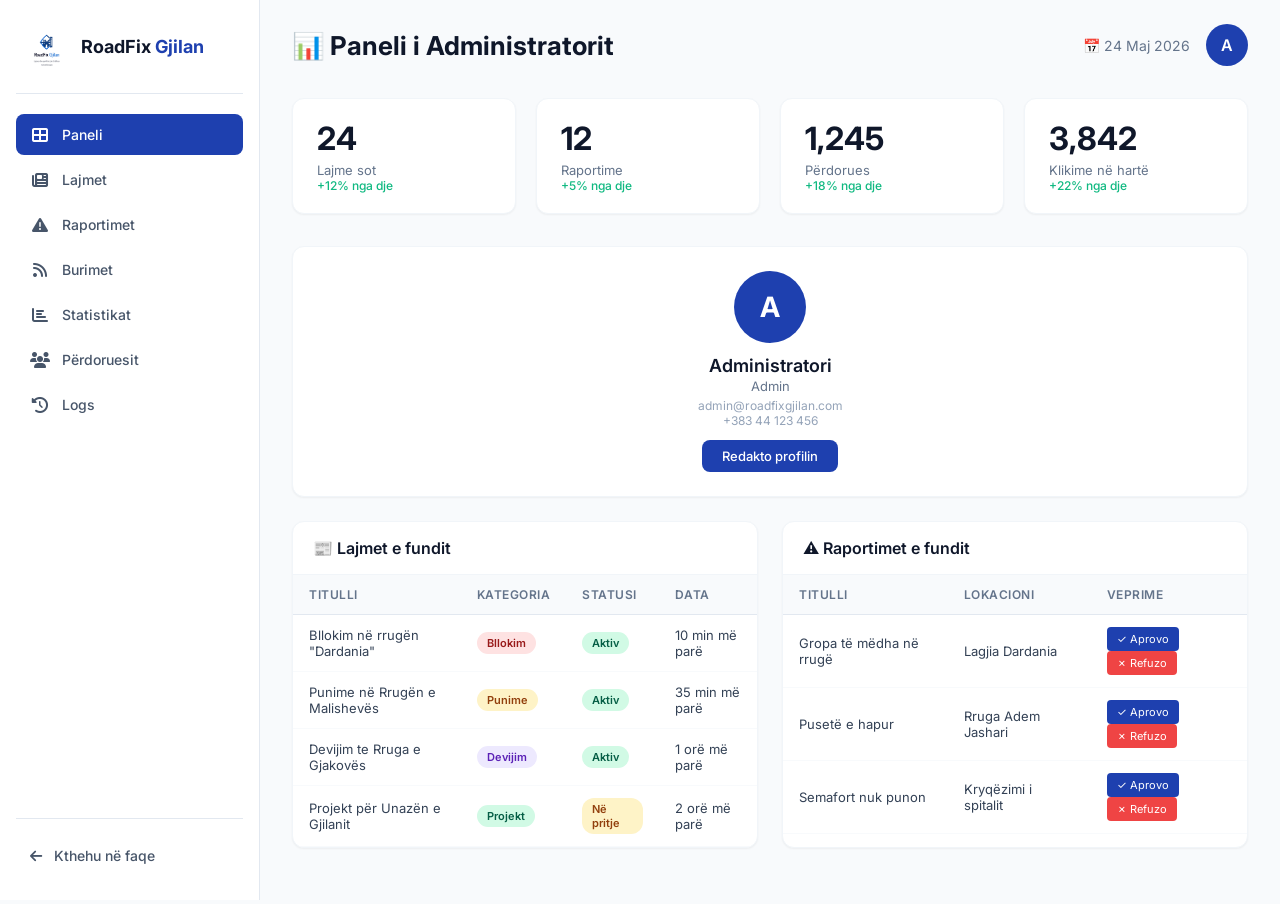
<file: admin.html>
<!DOCTYPE html>
<html lang="sq">
<head>
    <meta charset="UTF-8">
    <meta name="viewport" content="width=device-width, initial-scale=1.0">
    <title>Admin Panel - RoadFix Gjilan</title>
    <link rel="stylesheet" href="https://cdnjs.cloudflare.com/ajax/libs/font-awesome/6.5.1/css/all.min.css">
    <link href="https://fonts.googleapis.com/css2?family=Inter:wght@300;400;500;600;700;800&display=swap" rel="stylesheet">
    <style>
        :root {
            --primary: #1e40af;
            --primary-light: #3b82f6;
            --primary-dark: #1e3a8a;
            --success: #10b981;
            --warning: #f59e0b;
            --danger: #ef4444;
            --gray-50: #f8fafc;
            --gray-100: #f1f5f9;
            --gray-200: #e2e8f0;
            --gray-300: #cbd5e1;
            --gray-400: #94a3b8;
            --gray-500: #64748b;
            --gray-600: #475569;
            --gray-700: #334155;
            --gray-800: #1e293b;
            --gray-900: #0f172a;
            --white: #ffffff;
            --shadow-sm: 0 1px 2px rgba(0,0,0,0.05);
            --shadow-md: 0 4px 6px rgba(0,0,0,0.07);
            --shadow-lg: 0 10px 25px rgba(0,0,0,0.1);
            --radius-md: 8px;
            --radius-lg: 12px;
            --radius-xl: 16px;
            --transition: all 0.3s ease;
        }

        * { margin: 0; padding: 0; box-sizing: border-box; }

        body {
            font-family: 'Inter', sans-serif;
            background: var(--gray-50);
            color: var(--gray-800);
            display: flex;
            min-height: 100vh;
        }

        /* ===== SIDEBAR ===== */
        .sidebar {
            width: 260px;
            background: var(--white);
            border-right: 1px solid var(--gray-200);
            padding: 24px 16px;
            display: flex;
            flex-direction: column;
            position: fixed;
            top: 0; left: 0; bottom: 0;
            z-index: 100;
            transition: transform 0.3s ease;
        }

        .sidebar-logo {
            display: flex;
            align-items: center;
            gap: 12px;
            padding: 0 8px 24px;
            border-bottom: 1px solid var(--gray-200);
            margin-bottom: 20px;
        }

        .sidebar-logo img { width: 45px; height: 45px; border-radius: 8px; }
        .sidebar-logo h2 { font-size: 18px; font-weight: 700; color: var(--gray-900); }
        .sidebar-logo span { color: var(--primary); }

        .sidebar-nav { flex: 1; display: flex; flex-direction: column; gap: 4px; }

        .sidebar-nav a {
            display: flex; align-items: center; gap: 12px;
            padding: 12px 14px; border-radius: var(--radius-md);
            color: var(--gray-600); font-size: 14px; font-weight: 500;
            text-decoration: none; transition: var(--transition); cursor: pointer;
        }

        .sidebar-nav a:hover { background: var(--gray-100); color: var(--gray-900); }
        .sidebar-nav a.active { background: var(--primary); color: var(--white); }
        .sidebar-nav a i { width: 20px; text-align: center; font-size: 16px; }

        .sidebar-footer { border-top: 1px solid var(--gray-200); padding-top: 16px; }

        /* ===== HAMBURGER ===== */
        .hamburger {
            display: none; position: fixed; top: 16px; left: 16px;
            z-index: 200; background: var(--primary); color: var(--white);
            border: none; width: 40px; height: 40px; border-radius: 8px;
            font-size: 20px; cursor: pointer;
        }

        /* ===== MAIN CONTENT ===== */
        .main-content {
            flex: 1; margin-left: 260px; padding: 24px 32px;
            transition: margin-left 0.3s ease;
        }

        /* ===== TOP BAR ===== */
        .topbar {
            display: flex; align-items: center; justify-content: space-between;
            margin-bottom: 32px; flex-wrap: wrap; gap: 12px;
        }

        .topbar h1 { font-size: 26px; font-weight: 700; color: var(--gray-900); }
        .topbar-actions { display: flex; align-items: center; gap: 16px; }
        .topbar-date { color: var(--gray-500); font-size: 14px; }
        .topbar-avatar {
            width: 42px; height: 42px; border-radius: 50%;
            background: var(--primary); color: var(--white);
            display: flex; align-items: center; justify-content: center;
            font-weight: 600; font-size: 16px; cursor: pointer;
        }

        /* ===== STATS ===== */
        .stats-grid { display: grid; grid-template-columns: repeat(4, 1fr); gap: 20px; margin-bottom: 32px; }
        .stat-card {
            background: var(--white); border-radius: var(--radius-lg);
            padding: 20px 24px; box-shadow: var(--shadow-sm); border: 1px solid var(--gray-100);
        }
        .stat-card .stat-number { font-size: 32px; font-weight: 700; color: var(--gray-900); margin-bottom: 4px; }
        .stat-card .stat-label { font-size: 13px; color: var(--gray-500); }
        .stat-change.up { color: var(--success); font-size: 12px; font-weight: 500; }

        /* ===== SECTION CARD ===== */
        .section-card {
            background: var(--white); border-radius: var(--radius-lg);
            box-shadow: var(--shadow-sm); border: 1px solid var(--gray-100); overflow: hidden;
        }

        .section-header {
            display: flex; align-items: center; justify-content: space-between;
            padding: 16px 20px; border-bottom: 1px solid var(--gray-100);
        }
        .section-header h3 { font-size: 16px; font-weight: 600; color: var(--gray-900); }

        /* ===== TABELA ===== */
        .table-responsive { overflow-x: auto; }
        table { width: 100%; border-collapse: collapse; }
        th {
            text-align: left; padding: 12px 16px; font-size: 12px; font-weight: 600;
            color: var(--gray-500); text-transform: uppercase; letter-spacing: 0.5px;
            background: var(--gray-50); border-bottom: 1px solid var(--gray-200);
        }
        td {
            padding: 12px 16px; font-size: 13px; color: var(--gray-700);
            border-bottom: 1px solid var(--gray-50);
        }
        tr:hover td { background: var(--gray-50); }

        .badge {
            padding: 4px 10px; border-radius: 12px; font-size: 11px; font-weight: 600;
            display: inline-block;
        }
        .badge-bllokim { background: #fee2e2; color: #991b1b; }
        .badge-punime { background: #fef3c7; color: #92400e; }
        .badge-devijim { background: #ede9fe; color: #5b21b6; }
        .badge-projekt { background: #d1fae5; color: #065f46; }
        .badge-success { background: #d1fae5; color: #065f46; }
        .badge-warning { background: #fef3c7; color: #92400e; }
        .badge-danger { background: #fee2e2; color: #991b1b; }
        .badge-info { background: #dbeafe; color: #1e40af; }

        .btn-sm {
            padding: 5px 10px; border: none; border-radius: 4px;
            font-size: 11px; cursor: pointer; font-family: 'Inter', sans-serif;
        }
        .btn-edit { background: var(--primary); color: var(--white); }
        .btn-delete { background: var(--danger); color: var(--white); }
        .btn-view { background: var(--gray-200); color: var(--gray-700); }

        .actions { display: flex; gap: 6px; }

        /* ===== PROFILE ===== */
        .profile-card {
            background: var(--white); border-radius: var(--radius-lg);
            box-shadow: var(--shadow-sm); border: 1px solid var(--gray-100);
            padding: 24px; text-align: center; margin-bottom: 24px;
        }
        .profile-avatar {
            width: 72px; height: 72px; border-radius: 50%;
            background: var(--primary); color: var(--white);
            display: flex; align-items: center; justify-content: center;
            font-size: 28px; font-weight: 700; margin: 0 auto 12px;
        }
        .profile-card h3 { font-size: 18px; font-weight: 600; color: var(--gray-900); margin-bottom: 2px; }
        .profile-card .role { font-size: 13px; color: var(--gray-500); margin-bottom: 4px; }
        .btn-edit-profile {
            padding: 8px 20px; background: var(--primary); color: var(--white);
            border: none; border-radius: 8px; font-size: 13px; font-weight: 500;
            cursor: pointer; font-family: 'Inter', sans-serif; margin-top: 12px;
        }

        /* ===== CONTENT GRID ===== */
        .content-grid { display: grid; grid-template-columns: 1fr 1fr; gap: 24px; margin-bottom: 32px; }
        .full-width { grid-column: 1 / -1; }

        /* ===== STATS BOX ===== */
        .stats-box {
            display: grid; grid-template-columns: repeat(2, 1fr); gap: 16px; padding: 20px;
        }
        .stats-box-item { text-align: center; padding: 16px; background: var(--gray-50); border-radius: var(--radius-md); }
        .stats-box-item .big { font-size: 24px; font-weight: 700; color: var(--primary); }
        .stats-box-item .label { font-size: 12px; color: var(--gray-500); }

        /* ===== PAGE SECTIONS ===== */
        .page-section { display: none; }
        .page-section.active { display: block; }

        /* ===== RESPONSIVE ===== */
        @media (max-width: 1024px) {
            .stats-grid { grid-template-columns: repeat(2, 1fr); }
            .content-grid { grid-template-columns: 1fr; }
        }

        @media (max-width: 768px) {
            .hamburger { display: flex; align-items: center; justify-content: center; }
            .sidebar { transform: translateX(-100%); }
            .sidebar.open { transform: translateX(0); }
            .main-content { margin-left: 0; padding: 16px; }
            .stats-grid { grid-template-columns: 1fr 1fr; gap: 10px; }
            .stat-card { padding: 14px 16px; }
            .stat-card .stat-number { font-size: 22px; }
            .topbar h1 { font-size: 20px; }
        }

        @media (max-width: 480px) {
            .stats-grid { grid-template-columns: 1fr; }
            .topbar { flex-direction: column; align-items: flex-start; }
            th, td { padding: 8px 10px; font-size: 11px; }
        }

        /* Overlay për mobile */
        .sidebar-overlay {
            display: none; position: fixed; inset: 0;
            background: rgba(0,0,0,0.5); z-index: 99;
        }
        .sidebar-overlay.active { display: block; }
    </style>
</head>
<body>

    <!-- Hamburger -->
    <button class="hamburger" onclick="toggleSidebar()">☰</button>
    <div class="sidebar-overlay" id="sidebarOverlay" onclick="toggleSidebar()"></div>

    <!-- ============ SIDEBAR ============ -->
    <aside class="sidebar" id="sidebar">
        <div class="sidebar-logo">
            <img src="logoroadfixgjilan2.png" alt="RoadFix Gjilan">
            <h2>RoadFix <span>Gjilan</span></h2>
        </div>

        <nav class="sidebar-nav">
            <a href="#" class="active" data-page="dashboard" onclick="showPage('dashboard', this)">
                <i class="fas fa-th-large"></i> Paneli
            </a>
            <a href="#" data-page="lajmet" onclick="showPage('lajmet', this)">
                <i class="fas fa-newspaper"></i> Lajmet
            </a>
            <a href="#" data-page="raportimet" onclick="showPage('raportimet', this)">
                <i class="fas fa-exclamation-triangle"></i> Raportimet
            </a>
            <a href="#" data-page="burimet" onclick="showPage('burimet', this)">
                <i class="fas fa-rss"></i> Burimet
            </a>
            <a href="#" data-page="statistikat" onclick="showPage('statistikat', this)">
                <i class="fas fa-chart-bar"></i> Statistikat
            </a>
            <a href="#" data-page="perdoruesit" onclick="showPage('perdoruesit', this)">
                <i class="fas fa-users"></i> Përdoruesit
            </a>
            <a href="#" data-page="logs" onclick="showPage('logs', this)">
                <i class="fas fa-history"></i> Logs
            </a>
        </nav>

        <div class="sidebar-footer">
            <a href="index.html" style="display:flex;align-items:center;gap:12px;padding:12px 14px;border-radius:8px;color:var(--gray-600);font-size:14px;font-weight:500;text-decoration:none;">
                <i class="fas fa-arrow-left"></i> Kthehu në faqe
            </a>
        </div>
    </aside>

    <!-- ============ MAIN CONTENT ============ -->
    <main class="main-content" id="mainContent">
        <!-- Përmbajtja ndryshon në varësi të faqes -->
    </main>

    <script>
        // Toggle sidebar për mobile
        function toggleSidebar() {
            document.getElementById('sidebar').classList.toggle('open');
            document.getElementById('sidebarOverlay').classList.toggle('active');
        }

        // Mbyll sidebar kur klikon një link në mobile
        function closeSidebarOnMobile() {
            if (window.innerWidth <= 768) {
                document.getElementById('sidebar').classList.remove('open');
                document.getElementById('sidebarOverlay').classList.remove('active');
            }
        }

        // Shfaq faqen e zgjedhur
        function showPage(page, linkElement) {
            // Përditëso active state
            document.querySelectorAll('.sidebar-nav a').forEach(a => a.classList.remove('active'));
            if (linkElement) linkElement.classList.add('active');

            // Mbyll sidebar në mobile
            closeSidebarOnMobile();

            const main = document.getElementById('mainContent');

            switch(page) {
                case 'dashboard':
                    main.innerHTML = renderDashboard();
                    break;
                case 'lajmet':
                    main.innerHTML = renderLajmet();
                    break;
                case 'raportimet':
                    main.innerHTML = renderRaportimet();
                    break;
                case 'burimet':
                    main.innerHTML = renderBurimet();
                    break;
                case 'statistikat':
                    main.innerHTML = renderStatistikat();
                    break;
                case 'perdoruesit':
                    main.innerHTML = renderPerdoruesit();
                    break;
                case 'logs':
                    main.innerHTML = renderLogs();
                    break;
                default:
                    main.innerHTML = renderDashboard();
            }
        }

        // ============ RENDER FUNCTIONS ============

        function renderDashboard() {
            return `
                <div class="topbar">
                    <h1>📊 Paneli i Administratorit</h1>
                    <div class="topbar-actions">
                        <span class="topbar-date">📅 24 Maj 2026</span>
                        <div class="topbar-avatar">A</div>
                    </div>
                </div>

                <div class="stats-grid">
                    <div class="stat-card">
                        <div class="stat-number">24</div>
                        <div class="stat-label">Lajme sot</div>
                        <div class="stat-change up">+12% nga dje</div>
                    </div>
                    <div class="stat-card">
                        <div class="stat-number">12</div>
                        <div class="stat-label">Raportime</div>
                        <div class="stat-change up">+5% nga dje</div>
                    </div>
                    <div class="stat-card">
                        <div class="stat-number">1,245</div>
                        <div class="stat-label">Përdorues</div>
                        <div class="stat-change up">+18% nga dje</div>
                    </div>
                    <div class="stat-card">
                        <div class="stat-number">3,842</div>
                        <div class="stat-label">Klikime në hartë</div>
                        <div class="stat-change up">+22% nga dje</div>
                    </div>
                </div>

                <div class="profile-card">
                    <div class="profile-avatar">A</div>
                    <h3>Administratori</h3>
                    <p class="role">Admin</p>
                    <p style="font-size:12px;color:var(--gray-400);">admin@roadfixgjilan.com</p>
                    <p style="font-size:12px;color:var(--gray-400);">+383 44 123 456</p>
                    <button class="btn-edit-profile">Redakto profilin</button>
                </div>

                <div class="content-grid">
                    <div class="section-card">
                        <div class="section-header"><h3>📰 Lajmet e fundit</h3></div>
                        <div class="table-responsive">
                            <table>
                                <thead><tr><th>Titulli</th><th>Kategoria</th><th>Statusi</th><th>Data</th></tr></thead>
                                <tbody>
                                    <tr><td>Bllokim në rrugën "Dardania"</td><td><span class="badge badge-bllokim">Bllokim</span></td><td><span class="badge badge-success">Aktiv</span></td><td>10 min më parë</td></tr>
                                    <tr><td>Punime në Rrugën e Malishevës</td><td><span class="badge badge-punime">Punime</span></td><td><span class="badge badge-success">Aktiv</span></td><td>35 min më parë</td></tr>
                                    <tr><td>Devijim te Rruga e Gjakovës</td><td><span class="badge badge-devijim">Devijim</span></td><td><span class="badge badge-success">Aktiv</span></td><td>1 orë më parë</td></tr>
                                    <tr><td>Projekt për Unazën e Gjilanit</td><td><span class="badge badge-projekt">Projekt</span></td><td><span class="badge badge-warning">Në pritje</span></td><td>2 orë më parë</td></tr>
                                </tbody>
                            </table>
                        </div>
                    </div>

                    <div class="section-card">
                        <div class="section-header"><h3>⚠️ Raportimet e fundit</h3></div>
                        <div class="table-responsive">
                            <table>
                                <thead><tr><th>Titulli</th><th>Lokacioni</th><th>Veprime</th></tr></thead>
                                <tbody>
                                    <tr><td>Gropa të mëdha në rrugë</td><td>Lagjia Dardania</td><td><button class="btn-sm btn-edit">✓ Aprovo</button> <button class="btn-sm btn-delete">✗ Refuzo</button></td></tr>
                                    <tr><td>Pusetë e hapur</td><td>Rruga Adem Jashari</td><td><button class="btn-sm btn-edit">✓ Aprovo</button> <button class="btn-sm btn-delete">✗ Refuzo</button></td></tr>
                                    <tr><td>Semafort nuk punon</td><td>Kryqëzimi i spitalit</td><td><button class="btn-sm btn-edit">✓ Aprovo</button> <button class="btn-sm btn-delete">✗ Refuzo</button></td></tr>
                                </tbody>
                            </table>
                        </div>
                    </div>
                </div>
            `;
        }

        function renderLajmet() {
            return `
                <div class="topbar"><h1>📰 Menaxho Lajmet</h1><button class="btn-edit-profile" style="padding:10px 18px;"><i class="fas fa-plus"></i> Shto lajm të ri</button></div>
                <div class="section-card"><div class="section-header"><h3>Të gjitha lajmet (24)</h3></div>
                <div class="table-responsive"><table>
                    <thead><tr><th>ID</th><th>Titulli</th><th>Kategoria</th><th>Burimi</th><th>Data</th><th>Statusi</th><th>Veprime</th></tr></thead>
                    <tbody>
                        <tr><td>#1</td><td>Bllokim në rrugën "Dardania"</td><td><span class="badge badge-bllokim">Bllokim</span></td><td>RTV Gjilan</td><td>28 Prill 2026</td><td><span class="badge badge-success">Aktiv</span></td><td class="actions"><button class="btn-sm btn-view">👁</button><button class="btn-sm btn-edit">✏️</button><button class="btn-sm btn-delete">🗑</button></td></tr>
                        <tr><td>#2</td><td>Punime në Rrugën e Malishevës</td><td><span class="badge badge-punime">Punime</span></td><td>Komuna e Gjilanit</td><td>28 Prill 2026</td><td><span class="badge badge-success">Aktiv</span></td><td class="actions"><button class="btn-sm btn-view">👁</button><button class="btn-sm btn-edit">✏️</button><button class="btn-sm btn-delete">🗑</button></td></tr>
                        <tr><td>#3</td><td>Devijim te Rruga e Gjakovës</td><td><span class="badge badge-devijim">Devijim</span></td><td>Express</td><td>27 Prill 2026</td><td><span class="badge badge-success">Aktiv</span></td><td class="actions"><button class="btn-sm btn-view">👁</button><button class="btn-sm btn-edit">✏️</button><button class="btn-sm btn-delete">🗑</button></td></tr>
                        <tr><td>#4</td><td>Projekt për Unazën e Gjilanit</td><td><span class="badge badge-projekt">Projekt</span></td><td>KosovaPress</td><td>26 Prill 2026</td><td><span class="badge badge-warning">Në pritje</span></td><td class="actions"><button class="btn-sm btn-view">👁</button><button class="btn-sm btn-edit">✏️</button><button class="btn-sm btn-delete">🗑</button></td></tr>
                    </tbody>
                </table></div></div>
            `;
        }

        function renderRaportimet() {
            return `
                <div class="topbar"><h1>⚠️ Raportimet e qytetarëve</h1></div>
                <div class="section-card"><div class="section-header"><h3>Të gjitha raportimet (12)</h3></div>
                <div class="table-responsive"><table>
                    <thead><tr><th>ID</th><th>Titulli</th><th>Lokacioni</th><th>Data</th><th>Statusi</th><th>Veprime</th></tr></thead>
                    <tbody>
                        <tr><td>#1</td><td>Gropa të mëdha në rrugë</td><td>Lagjia Dardania</td><td>15 min më parë</td><td><span class="badge badge-warning">Në pritje</span></td><td class="actions"><button class="btn-sm btn-edit">✓ Aprovo</button><button class="btn-sm btn-delete">✗ Refuzo</button></td></tr>
                        <tr><td>#2</td><td>Pusetë e hapur</td><td>Rruga Adem Jashari</td><td>45 min më parë</td><td><span class="badge badge-warning">Në pritje</span></td><td class="actions"><button class="btn-sm btn-edit">✓ Aprovo</button><button class="btn-sm btn-delete">✗ Refuzo</button></td></tr>
                        <tr><td>#3</td><td>Semafort nuk punon</td><td>Kryqëzimi spitalit</td><td>1 orë më parë</td><td><span class="badge badge-success">Aprovuar</span></td><td class="actions"><span style="font-size:11px;color:var(--gray-400);">Trajtuar</span></td></tr>
                    </tbody>
                </table></div></div>
            `;
        }

        function renderBurimet() {
            return `
                <div class="topbar"><h1>📡 Burimet (Scraping)</h1><button class="btn-edit-profile" style="padding:10px 18px;"><i class="fas fa-plus"></i> Shto burim</button></div>
                <div class="section-card"><div class="section-header"><h3>Burimet e konfiguruara (5)</h3></div>
                <div class="table-responsive"><table>
                    <thead><tr><th>Emri</th><th>URL</th><th>Frekuenca</th><th>Statusi</th><th>Veprime</th></tr></thead>
                    <tbody>
                        <tr><td>RTV Gjilan</td><td>https://rtvgjilan.com</td><td>Çdo 15 min</td><td><span class="badge badge-success">Aktiv</span></td><td class="actions"><button class="btn-sm btn-edit">✏️</button><button class="btn-sm btn-delete">🗑</button></td></tr>
                        <tr><td>Komuna e Gjilanit</td><td>https://gjilan.rks-gov.net</td><td>Çdo 30 min</td><td><span class="badge badge-success">Aktiv</span></td><td class="actions"><button class="btn-sm btn-edit">✏️</button><button class="btn-sm btn-delete">🗑</button></td></tr>
                        <tr><td>KosovaPress</td><td>https://kosovapress.com</td><td>Çdo 1 orë</td><td><span class="badge badge-danger">Gabim</span></td><td class="actions"><button class="btn-sm btn-edit">✏️</button><button class="btn-sm btn-delete">🗑</button></td></tr>
                    </tbody>
                </table></div></div>
            `;
        }

        function renderStatistikat() {
            return `
                <div class="topbar"><h1>📊 Statistikat</h1></div>
                <div class="stats-grid">
                    <div class="stat-card"><div class="stat-number">1,245</div><div class="stat-label">Përdorues gjithsej</div></div>
                    <div class="stat-card"><div class="stat-number">856</div><div class="stat-label">Lajme të publikuara</div></div>
                    <div class="stat-card"><div class="stat-number">342</div><div class="stat-label">Raportime të pranuara</div></div>
                    <div class="stat-card"><div class="stat-number">45,678</div><div class="stat-label">Klikime në hartë</div></div>
                </div>
                <div class="section-card" style="margin-top:24px;"><div class="section-header"><h3>Aktiviteti mujor</h3></div>
                <div class="stats-box">
                    <div class="stats-box-item"><div class="big">4,500</div><div class="label">Lajme këtë muaj</div></div>
                    <div class="stats-box-item"><div class="big">280</div><div class="label">Raportime këtë muaj</div></div>
                    <div class="stats-box-item"><div class="big">150</div><div class="label">Përdorues të rinj</div></div>
                    <div class="stats-box-item"><div class="big">92%</div><div class="label">Kënaqshmëria</div></div>
                </div></div>
            `;
        }

        function renderPerdoruesit() {
            return `
                <div class="topbar"><h1>👥 Përdoruesit</h1></div>
                <div class="section-card"><div class="section-header"><h3>Të gjithë përdoruesit (1,245)</h3></div>
                <div class="table-responsive"><table>
                    <thead><tr><th>Emri</th><th>Email</th><th>Roli</th><th>Data e regjistrimit</th><th>Statusi</th><th>Veprime</th></tr></thead>
                    <tbody>
                        <tr><td>Admin</td><td>admin@roadfixgjilan.com</td><td><span class="badge badge-info">Admin</span></td><td>01 Jan 2026</td><td><span class="badge badge-success">Aktiv</span></td><td class="actions"><button class="btn-sm btn-edit">✏️</button><button class="btn-sm btn-delete">🗑</button></td></tr>
                        <tr><td>Filan Fisteku</td><td>filan@email.com</td><td><span class="badge badge-warning">Përdorues</span></td><td>15 Mars 2026</td><td><span class="badge badge-success">Aktiv</span></td><td class="actions"><button class="btn-sm btn-edit">✏️</button><button class="btn-sm btn-delete">🗑</button></td></tr>
                        <tr><td>Guest User</td><td>guest@email.com</td><td><span class="badge" style="background:#f1f5f9;color:#64748b;">Guest</span></td><td>20 Maj 2026</td><td><span class="badge badge-danger">Joaktiv</span></td><td class="actions"><button class="btn-sm btn-edit">✏️</button><button class="btn-sm btn-delete">🗑</button></td></tr>
                    </tbody>
                </table></div></div>
            `;
        }

        function renderLogs() {
            return `
                <div class="topbar"><h1>📜 Logs / Aktivitetet</h1></div>
                <div class="section-card"><div class="section-header"><h3>Historiku i veprimeve</h3></div>
                <div class="table-responsive"><table>
                    <thead><tr><th>Data</th><th>Përdoruesi</th><th>Veprimi</th><th>Detajet</th></tr></thead>
                    <tbody>
                        <tr><td>24 Maj 2026, 14:30</td><td>Admin</td><td><span class="badge badge-success">Publikim</span></td><td>Publikoi lajmin "Bllokim në rrugën Dardania"</td></tr>
                        <tr><td>24 Maj 2026, 13:15</td><td>Admin</td><td><span class="badge badge-info">Editim</span></td><td>Ndryshoi burimin "RTV Gjilan"</td></tr>
                        <tr><td>24 Maj 2026, 11:00</td><td>Admin</td><td><span class="badge badge-warning">Aprovim</span></td><td>Aprovoi raportimin "Pusetë e hapur"</td></tr>
                        <tr><td>24 Maj 2026, 09:45</td><td>Admin</td><td><span class="badge badge-danger">Fshirje</span></td><td>Fshiu lajmin e vjetër #45</td></tr>
                        <tr><td>23 Maj 2026, 16:20</td><td>Admin</td><td><span class="badge badge-info">Hyrje</span></td><td>U kyç në panelin e administratorit</td></tr>
                    </tbody>
                </table></div></div>
            `;
        }

        // Inicializo me dashboard
        document.addEventListener('DOMContentLoaded', function() {
            showPage('dashboard', document.querySelector('.sidebar-nav a[data-page="dashboard"]'));
        });

        // Mbyll sidebar kur klikon jashtë në mobile
        document.getElementById('sidebarOverlay').addEventListener('click', toggleSidebar);
    </script>

</body>
</html>
</file>
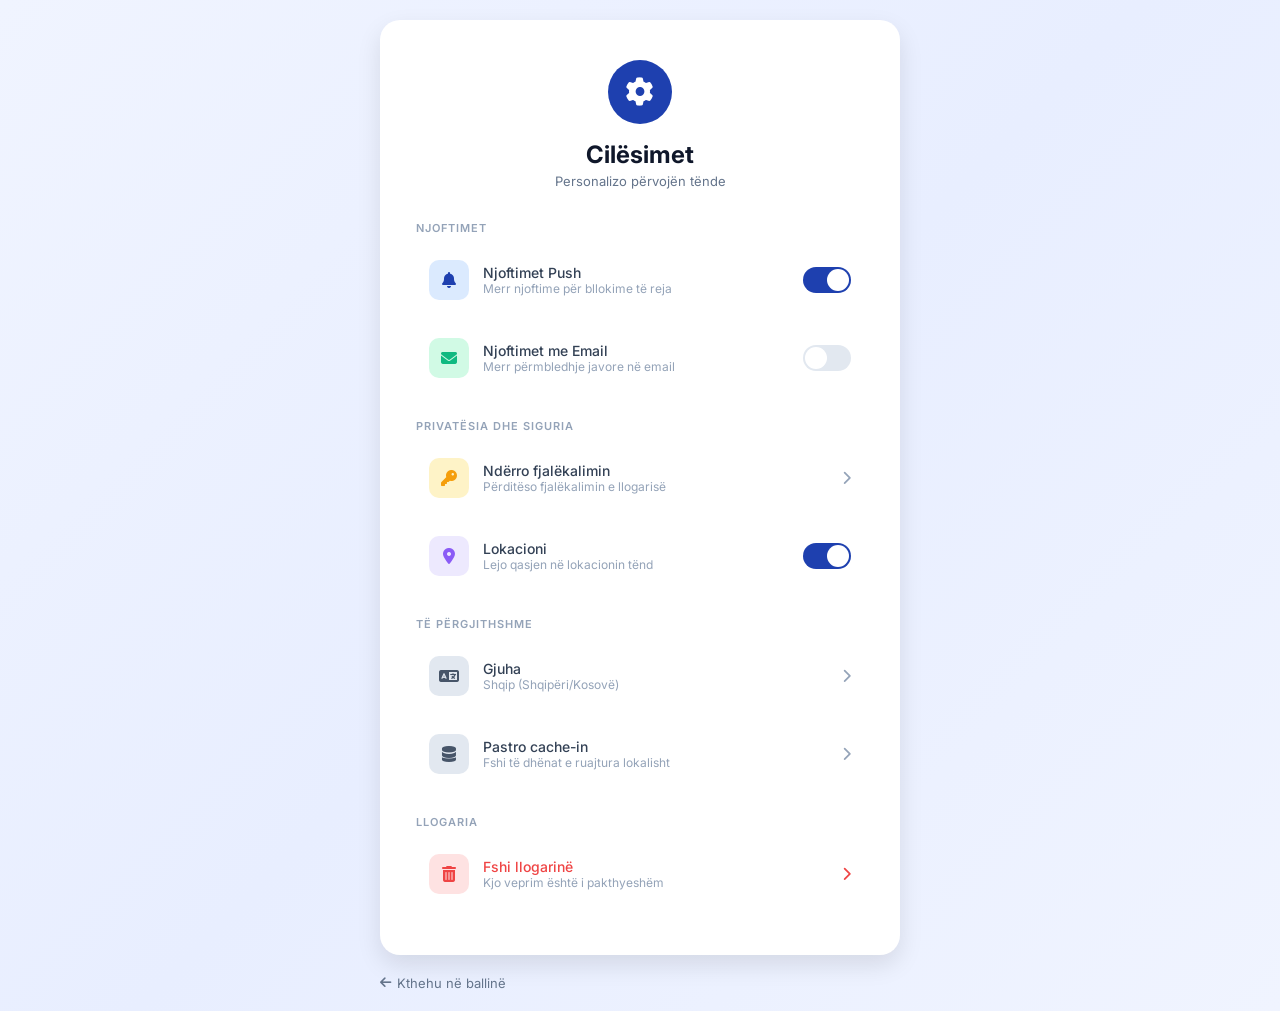
<file: cilësimet.html>
<!DOCTYPE html>
<html lang="sq">
<head>
    <meta charset="UTF-8">
    <meta name="viewport" content="width=device-width, initial-scale=1.0">
    <title>Cilësimet - RoadFix Gjilan</title>
    <link rel="stylesheet" href="https://cdnjs.cloudflare.com/ajax/libs/font-awesome/6.5.1/css/all.min.css">
    <link href="https://fonts.googleapis.com/css2?family=Inter:wght@300;400;500;600;700;800&display=swap" rel="stylesheet">
    <style>
        :root {
            --primary: #1e40af; --primary-dark: #1e3a8a; --danger: #ef4444;
            --danger-dark: #dc2626; --success: #10b981; --warning: #f59e0b;
            --gray-50: #f8fafc; --gray-100: #f1f5f9; --gray-200: #e2e8f0;
            --gray-400: #94a3b8; --gray-500: #64748b; --gray-600: #475569;
            --gray-700: #334155; --gray-800: #1e293b; --gray-900: #0f172a;
            --white: #ffffff; --radius-lg: 16px; --radius-md: 10px;
            --shadow-lg: 0 10px 25px rgba(0,0,0,0.1); --transition: all 0.3s ease;
        }
        * { margin: 0; padding: 0; box-sizing: border-box; }
        body {
            font-family: 'Inter', sans-serif;
            background: linear-gradient(135deg, #f0f4ff 0%, #e8eeff 50%, #f0f4ff 100%);
            min-height: 100vh; padding: 20px;
        }
        .settings-container { width: 100%; max-width: 520px; margin: 0 auto; }
        .settings-card {
            background: var(--white); border-radius: 20px; padding: 40px 32px;
            box-shadow: var(--shadow-lg); animation: slideUp 0.5s ease; margin-bottom: 16px;
        }
        @keyframes slideUp {
            from { opacity: 0; transform: translateY(30px); }
            to { opacity: 1; transform: translateY(0); }
        }

        .settings-header { text-align: center; margin-bottom: 32px; }
        .settings-icon {
            width: 64px; height: 64px; background: var(--primary);
            border-radius: 50%; display: flex; align-items: center;
            justify-content: center; font-size: 28px; color: var(--white);
            margin: 0 auto 16px;
        }
        .settings-header h2 { font-size: 24px; font-weight: 700; color: var(--gray-900); margin-bottom: 4px; }
        .settings-header .subtitle { font-size: 13px; color: var(--gray-500); }

        .section-title {
            font-size: 11px; font-weight: 600; color: var(--gray-400);
            text-transform: uppercase; letter-spacing: 1px; margin: 24px 0 8px;
            padding-left: 4px;
        }
        .section-title:first-of-type { margin-top: 0; }

        .setting-item {
            display: flex; align-items: center; justify-content: space-between;
            padding: 16px; border-radius: var(--radius-md); cursor: pointer;
            transition: var(--transition); border: 1px solid transparent;
            margin-bottom: 4px;
        }
        .setting-item:hover { background: var(--gray-50); border-color: var(--gray-100); }
        .setting-info { display: flex; align-items: center; gap: 14px; }
        .setting-icon-box {
            width: 40px; height: 40px; border-radius: 10px;
            display: flex; align-items: center; justify-content: center;
            font-size: 16px; flex-shrink: 0;
        }
        .icon-blue { background: #dbeafe; color: var(--primary); }
        .icon-green { background: #d1fae5; color: var(--success); }
        .icon-yellow { background: #fef3c7; color: var(--warning); }
        .icon-red { background: #fee2e2; color: var(--danger); }
        .icon-purple { background: #ede9fe; color: #8b5cf6; }
        .icon-gray { background: var(--gray-200); color: var(--gray-600); }

        .setting-text h4 { font-size: 14px; font-weight: 500; color: var(--gray-700); }
        .setting-text p { font-size: 12px; color: var(--gray-400); }
        .setting-arrow { color: var(--gray-400); font-size: 14px; flex-shrink: 0; }

        .toggle {
            width: 48px; height: 26px; background: var(--gray-200);
            border-radius: 13px; cursor: pointer; position: relative;
            transition: var(--transition); flex-shrink: 0;
        }
        .toggle.active { background: var(--primary); }
        .toggle::after {
            content: ''; position: absolute; width: 22px; height: 22px;
            background: var(--white); border-radius: 50%; top: 2px; left: 2px;
            transition: var(--transition);
        }
        .toggle.active::after { left: 24px; }

        .danger-item h4 { color: var(--danger) !important; }
        .danger-item .setting-icon-box { background: #fee2e2; color: var(--danger); }

        /* Modal */
        .modal-overlay {
            display: none; position: fixed; inset: 0;
            background: rgba(0,0,0,0.5); z-index: 1000;
            align-items: center; justify-content: center;
        }
        .modal-overlay.active { display: flex; }
        .modal-box {
            background: var(--white); border-radius: var(--radius-lg);
            padding: 32px 24px; max-width: 400px; width: 90%;
            box-shadow: var(--shadow-lg); text-align: center; animation: slideUp 0.3s ease;
        }
        .modal-box h3 { font-size: 20px; font-weight: 700; color: var(--gray-900); margin-bottom: 8px; }
        .modal-box p { font-size: 13px; color: var(--gray-500); margin-bottom: 20px; line-height: 1.5; }

        .input-group {
            position: relative; margin-bottom: 14px; text-align: left;
        }
        .input-group i {
            position: absolute; left: 14px; top: 50%; transform: translateY(-50%);
            color: var(--gray-400); font-size: 16px;
        }
        .input-group input {
            width: 100%; padding: 12px 14px 12px 42px;
            border: 2px solid var(--gray-200); border-radius: var(--radius-md);
            font-size: 14px; font-family: 'Inter', sans-serif; transition: var(--transition);
        }
        .input-group input:focus {
            outline: none; border-color: var(--primary); box-shadow: 0 0 0 3px rgba(30,64,175,0.1);
        }

        .btn {
            padding: 12px 20px; border: none; border-radius: var(--radius-md);
            font-size: 14px; font-weight: 600; cursor: pointer; font-family: 'Inter', sans-serif;
            transition: var(--transition); width: 100%;
        }
        .btn-primary { background: var(--primary); color: var(--white); }
        .btn-primary:hover { background: var(--primary-dark); }
        .btn-danger { background: var(--danger); color: var(--white); }
        .btn-danger:hover { background: var(--danger-dark); }
        .btn-outline {
            background: var(--white); color: var(--gray-600);
            border: 2px solid var(--gray-200); margin-top: 8px;
        }
        .btn-outline:hover { background: var(--gray-50); }

        .modal-buttons { display: flex; gap: 8px; margin-top: 16px; }

        .toast {
            position: fixed; top: 20px; left: 50%; transform: translateX(-50%);
            background: var(--gray-900); color: var(--white); padding: 12px 24px;
            border-radius: 8px; font-size: 14px; z-index: 2000;
            animation: slideDown 0.3s ease; box-shadow: var(--shadow-lg);
        }
        @keyframes slideDown {
            from { opacity: 0; transform: translateX(-50%) translateY(-20px); }
            to { opacity: 1; transform: translateX(-50%) translateY(0); }
        }
        .toast.success { background: var(--success); }
        .toast.error { background: var(--danger); }

        .back-link {
            display: inline-flex; align-items: center; gap: 6px;
            color: var(--gray-500); font-size: 13px; text-decoration: none;
            transition: var(--transition);
        }
        .back-link:hover { color: var(--primary); }

        .version-info {
            text-align: center; font-size: 11px; color: var(--gray-400); margin-top: 16px;
        }

        @media (max-width: 480px) {
            .settings-card { padding: 28px 18px; }
            .settings-header .settings-icon { width: 50px; height: 50px; font-size: 22px; }
            .settings-header h2 { font-size: 20px; }
        }
    </style>
</head>
<body>
    <div class="settings-container">
        <!-- Kartela kryesore -->
        <div class="settings-card">
            <div class="settings-header">
                <div class="settings-icon"><i class="fas fa-cog"></i></div>
                <h2>Cilësimet</h2>
                <p class="subtitle">Personalizo përvojën tënde</p>
            </div>

            <!-- SEKSIONI: Njoftimet -->
            <div class="section-title">Njoftimet</div>
            
            <div class="setting-item">
                <div class="setting-info">
                    <div class="setting-icon-box icon-blue"><i class="fas fa-bell"></i></div>
                    <div class="setting-text"><h4>Njoftimet Push</h4><p>Merr njoftime për bllokime të reja</p></div>
                </div>
                <div class="toggle active" onclick="this.classList.toggle('active')"></div>
            </div>

            <div class="setting-item">
                <div class="setting-info">
                    <div class="setting-icon-box icon-green"><i class="fas fa-envelope"></i></div>
                    <div class="setting-text"><h4>Njoftimet me Email</h4><p>Merr përmbledhje javore në email</p></div>
                </div>
                <div class="toggle" onclick="this.classList.toggle('active')"></div>
            </div>

            <!-- SEKSIONI: Privatësia -->
            <div class="section-title">Privatësia dhe Siguria</div>

            <div class="setting-item" onclick="openPasswordModal()">
                <div class="setting-info">
                    <div class="setting-icon-box icon-yellow"><i class="fas fa-key"></i></div>
                    <div class="setting-text"><h4>Ndërro fjalëkalimin</h4><p>Përditëso fjalëkalimin e llogarisë</p></div>
                </div>
                <i class="fas fa-chevron-right setting-arrow"></i>
            </div>

            <div class="setting-item">
                <div class="setting-info">
                    <div class="setting-icon-box icon-purple"><i class="fas fa-map-marker-alt"></i></div>
                    <div class="setting-text"><h4>Lokacioni</h4><p>Lejo qasjen në lokacionin tënd</p></div>
                </div>
                <div class="toggle active" onclick="this.classList.toggle('active')"></div>
            </div>

            <!-- SEKSIONI: Të përgjithshme -->
            <div class="section-title">Të përgjithshme</div>

            <div class="setting-item">
                <div class="setting-info">
                    <div class="setting-icon-box icon-gray"><i class="fas fa-language"></i></div>
                    <div class="setting-text"><h4>Gjuha</h4><p>Shqip (Shqipëri/Kosovë)</p></div>
                </div>
                <i class="fas fa-chevron-right setting-arrow"></i>
            </div>

            

            <div class="setting-item">
                <div class="setting-info">
                    <div class="setting-icon-box icon-gray"><i class="fas fa-database"></i></div>
                    <div class="setting-text"><h4>Pastro cache-in</h4><p>Fshi të dhënat e ruajtura lokalisht</p></div>
                </div>
                <i class="fas fa-chevron-right setting-arrow" onclick="clearCache()"></i>
            </div>

            <!-- SEKSIONI: Llogaria -->
            <div class="section-title">Llogaria</div>

            <div class="setting-item danger-item" onclick="openDeleteModal()">
                <div class="setting-info">
                    <div class="setting-icon-box icon-red"><i class="fas fa-trash-alt"></i></div>
                    <div class="setting-text"><h4>Fshi llogarinë</h4><p>Kjo veprim është i pakthyeshëm</p></div>
                </div>
                <i class="fas fa-chevron-right setting-arrow" style="color:var(--danger);"></i>
            </div>
        </div>

        <!-- Link kthimi -->
        <a href="index.html" class="back-link">
            <i class="fas fa-arrow-left"></i> Kthehu në ballinë
        </a>
        
    </div>

    <!-- ============ MODALI I NDËRRIMIT TË FJALËKALIMIT ============ -->
    <div class="modal-overlay" id="passwordModal">
        <div class="modal-box">
            <h3>🔐 Ndërro fjalëkalimin</h3>
            <p>Shkruani fjalëkalimin aktual dhe të riun</p>
            <form onsubmit="changePassword(event)">
                <div class="input-group">
                    <i class="fas fa-lock"></i>
                    <input type="password" id="currentPassword" placeholder="Fjalëkalimi aktual" required>
                </div>
                <div class="input-group">
                    <i class="fas fa-key"></i>
                    <input type="password" id="newPassword" placeholder="Fjalëkalimi i ri (min. 6 karaktere)" required minlength="6">
                </div>
                <div class="input-group">
                    <i class="fas fa-check-circle"></i>
                    <input type="password" id="confirmPassword" placeholder="Konfirmo fjalëkalimin e ri" required>
                </div>
                <div class="modal-buttons">
                    <button type="submit" class="btn btn-primary">💾 Ruaj ndryshimet</button>
                    <button type="button" class="btn btn-outline" onclick="closePasswordModal()">Anulo</button>
                </div>
            </form>
        </div>
    </div>

    <!-- ============ MODALI I FSHIRJES SË LLOGARISË ============ -->
    <div class="modal-overlay" id="deleteModal">
        <div class="modal-box">
            <h3 style="color:var(--danger);">⚠️ Fshi llogarinë</h3>
            <p>Jeni të sigurt që doni të fshini llogarinë tuaj? Të gjitha të dhënat tuaja do të humbasin përgjithmonë. Ky veprim është i pakthyeshëm.</p>
            <form onsubmit="deleteAccount(event)">
                <div class="input-group">
                    <i class="fas fa-lock"></i>
                    <input type="password" id="deletePassword" placeholder="Shkruani fjalëkalimin për të konfirmuar" required>
                </div>
                <div class="modal-buttons">
                    <button type="submit" class="btn btn-danger">🗑 Fshi llogarinë</button>
                    <button type="button" class="btn btn-outline" onclick="closeDeleteModal()">Anulo</button>
                </div>
            </form>
        </div>
    </div>

    <script>
        // Toast
        function showToast(message, type = 'info') {
            const toast = document.createElement('div');
            toast.className = `toast ${type}`;
            toast.textContent = message;
            document.body.appendChild(toast);
            setTimeout(() => { toast.remove(); }, 3000);
        }

        // Modali i fjalëkalimit
        function openPasswordModal() {
            document.getElementById('passwordModal').classList.add('active');
        }
        function closePasswordModal() {
            document.getElementById('passwordModal').classList.remove('active');
        }

        function changePassword(event) {
            event.preventDefault();
            const current = document.getElementById('currentPassword').value;
            const newPass = document.getElementById('newPassword').value;
            const confirm = document.getElementById('confirmPassword').value;

            if (current.length < 6 || newPass.length < 6) {
                showToast('Fjalëkalimi duhet të ketë të paktën 6 karaktere.', 'error');
                return;
            }
            if (newPass !== confirm) {
                showToast('Fjalëkalimet e reja nuk përputhen!', 'error');
                return;
            }
            if (current === newPass) {
                showToast('Fjalëkalimi i ri duhet të jetë i ndryshëm.', 'error');
                return;
            }

            showToast('✅ Fjalëkalimi u ndryshua me sukses!', 'success');
            closePasswordModal();
            document.getElementById('currentPassword').value = '';
            document.getElementById('newPassword').value = '';
            document.getElementById('confirmPassword').value = '';
        }

        // Modali i fshirjes
        function openDeleteModal() {
            document.getElementById('deleteModal').classList.add('active');
        }
        function closeDeleteModal() {
            document.getElementById('deleteModal').classList.remove('active');
        }

        function deleteAccount(event) {
            event.preventDefault();
            const password = document.getElementById('deletePassword').value;

            if (password.length < 6) {
                showToast('Shkruani fjalëkalimin për të konfirmuar.', 'error');
                return;
            }

            if (confirm('⚠️ Jeni ABSOLUTISHT TË SIGURT? Ky veprim NUK mund të zhbëhet!')) {
                localStorage.removeItem('currentUser');
                localStorage.removeItem('guestInfo');
                showToast('Llogaria u fshi me sukses.', 'success');
                setTimeout(() => { window.location.href = 'index.html'; }, 1500);
            }
        }

        // Pastro cache
        function clearCache() {
            if (confirm('Doni të pastroni cache-in? Kjo do të fshijë të dhënat e përkohshme.')) {
                localStorage.clear();
                showToast('✅ Cache u pastrua me sukses!', 'success');
            }
        }

        // Mbyll modalet me ESC
        document.addEventListener('keydown', function(e) {
            if (e.key === 'Escape') {
                closePasswordModal();
                closeDeleteModal();
            }
        });
    </script>
</body>
</html>
</file>
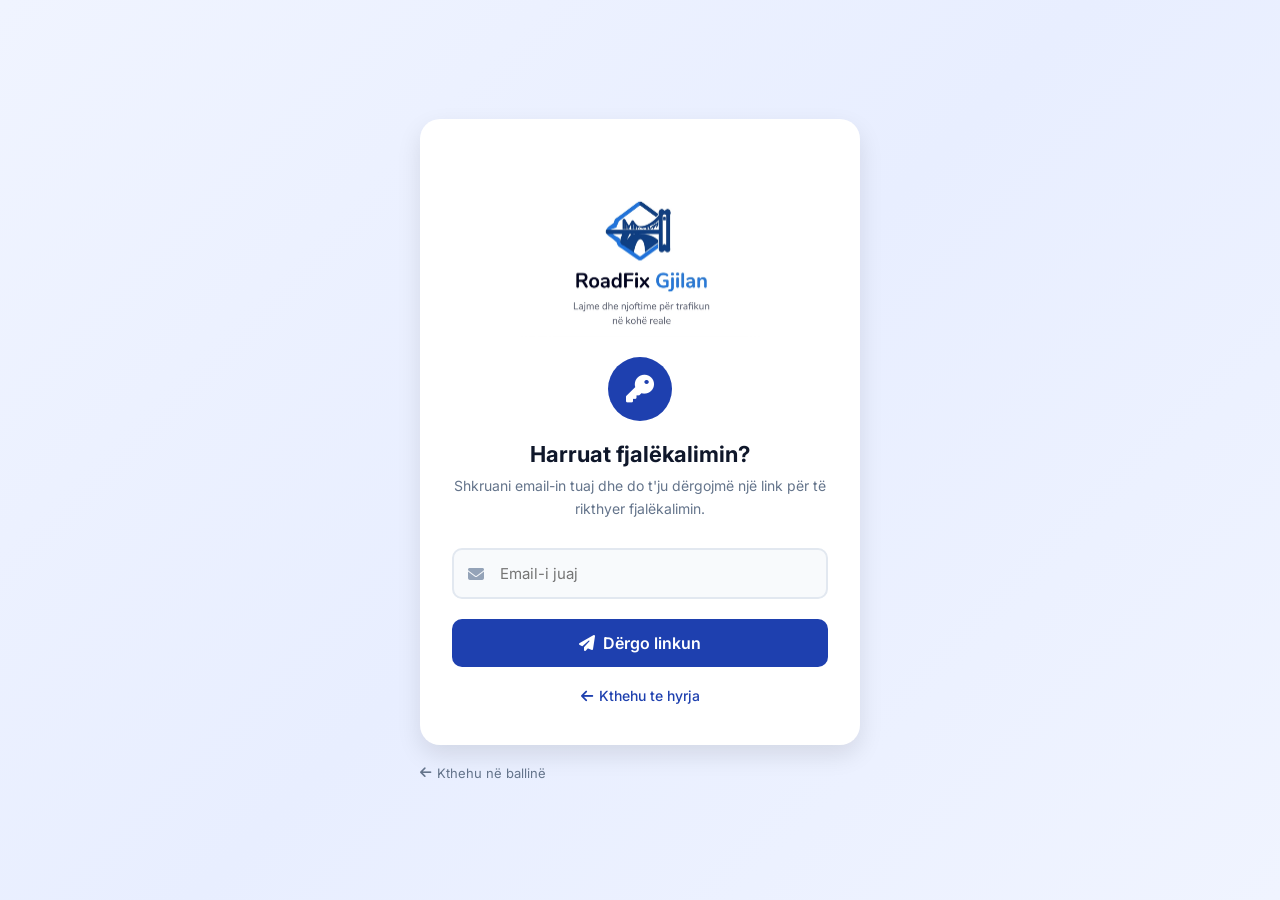
<file: forgot-password.html>
<!DOCTYPE html>
<html lang="sq">
<head>
    <meta charset="UTF-8">
    <meta name="viewport" content="width=device-width, initial-scale=1.0">
    <title>Harruat Fjalëkalimin - RoadFix Gjilan</title>
    <link rel="stylesheet" href="https://cdnjs.cloudflare.com/ajax/libs/font-awesome/6.5.1/css/all.min.css">
    <link href="https://fonts.googleapis.com/css2?family=Inter:wght@300;400;500;600;700;800&display=swap" rel="stylesheet">
    <style>
        :root {
            --primary: #1e40af;
            --primary-light: #3b82f6;
            --primary-dark: #1e3a8a;
            --gray-50: #f8fafc;
            --gray-100: #f1f5f9;
            --gray-200: #e2e8f0;
            --gray-300: #cbd5e1;
            --gray-400: #94a3b8;
            --gray-500: #64748b;
            --gray-600: #475569;
            --gray-700: #334155;
            --gray-800: #1e293b;
            --gray-900: #0f172a;
            --white: #ffffff;
            --shadow-lg: 0 10px 25px rgba(0,0,0,0.1);
            --radius-lg: 16px;
            --radius-md: 10px;
            --transition: all 0.3s ease;
        }

        * {
            margin: 0;
            padding: 0;
            box-sizing: border-box;
        }

        body {
            font-family: 'Inter', sans-serif;
            background: linear-gradient(135deg, #f0f4ff 0%, #e8eeff 50%, #f0f4ff 100%);
            min-height: 100vh;
            display: flex;
            align-items: center;
            justify-content: center;
            padding: 20px;
        }

        .auth-container {
            width: 100%;
            max-width: 440px;
        }

        .auth-card {
            background: var(--white);
            border-radius: 20px;
            padding: 40px 32px;
            box-shadow: var(--shadow-lg);
            text-align: center;
            animation: slideUp 0.5s ease;
        }

        @keyframes slideUp {
            from {
                opacity: 0;
                transform: translateY(30px);
            }
            to {
                opacity: 1;
                transform: translateY(0);
            }
        }

        .auth-logo {
            width: 240px;
            height: auto;
            margin-bottom: 16px;
        }

        .forgot-icon {
            width: 64px;
            height: 64px;
            background: var(--primary);
            color: var(--white);
            border-radius: 50%;
            display: flex;
            align-items: center;
            justify-content: center;
            font-size: 28px;
            margin: 0 auto 20px;
        }

        .auth-title {
            font-size: 22px;
            font-weight: 700;
            color: var(--gray-900);
            margin-bottom: 8px;
        }

        .auth-text {
            color: var(--gray-500);
            font-size: 14px;
            margin-bottom: 28px;
            line-height: 1.6;
        }

        .input-group {
            position: relative;
            margin-bottom: 20px;
            text-align: left;
        }

        .input-group i {
            position: absolute;
            left: 16px;
            top: 50%;
            transform: translateY(-50%);
            color: var(--gray-400);
            font-size: 16px;
        }

        .input-group input {
            width: 100%;
            padding: 14px 16px 14px 46px;
            border: 2px solid var(--gray-200);
            border-radius: var(--radius-md);
            font-size: 15px;
            font-family: 'Inter', sans-serif;
            transition: var(--transition);
            background: var(--gray-50);
        }

        .input-group input:focus {
            outline: none;
            border-color: var(--primary-light);
            background: var(--white);
            box-shadow: 0 0 0 4px rgba(59, 130, 246, 0.1);
        }

        .btn-reset {
            width: 100%;
            padding: 14px;
            background: var(--primary);
            color: var(--white);
            border: none;
            border-radius: var(--radius-md);
            font-size: 16px;
            font-weight: 600;
            cursor: pointer;
            font-family: 'Inter', sans-serif;
            transition: var(--transition);
            display: flex;
            align-items: center;
            justify-content: center;
            gap: 8px;
        }

        .btn-reset:hover {
            background: var(--primary-dark);
            transform: translateY(-1px);
            box-shadow: 0 4px 12px rgba(30, 64, 175, 0.3);
        }

        .back-link {
            display: inline-flex;
            align-items: center;
            gap: 6px;
            color: var(--primary);
            font-size: 14px;
            font-weight: 500;
            text-decoration: none;
            margin-top: 20px;
            transition: var(--transition);
        }

        .back-link:hover {
            text-decoration: underline;
        }

        .back-home {
            display: inline-flex;
            align-items: center;
            gap: 6px;
            color: var(--gray-500);
            font-size: 13px;
            text-decoration: none;
            margin-top: 20px;
            transition: var(--transition);
        }

        .back-home:hover {
            color: var(--primary);
        }

        .success-message {
            display: none;
            background: #d1fae5;
            color: #065f46;
            padding: 14px 16px;
            border-radius: var(--radius-md);
            font-size: 14px;
            margin-bottom: 20px;
            border: 1px solid #a7f3d0;
        }

        .success-message i {
            margin-right: 6px;
        }

        @media (max-width: 480px) {
            .auth-card {
                padding: 30px 20px;
            }
            
            .auth-logo {
                width: 140px;
            }
            
            .forgot-icon {
                width: 50px;
                height: 50px;
                font-size: 22px;
            }
            
            .auth-title {
                font-size: 20px;
            }
        }
    </style>
</head>
<body>
    <div class="auth-container">
        <div class="auth-card">
            <!-- Logo -->
            <img src="logoroadfixgjilan.png" alt="RoadFix Gjilan" class="auth-logo">
            
            <!-- Ikona -->
            <div class="forgot-icon">
                <i class="fas fa-key"></i>
            </div>
            
            <!-- Titulli -->
            <h2 class="auth-title">Harruat fjalëkalimin?</h2>
            <p class="auth-text">
                Shkruani email-in tuaj dhe do t'ju dërgojmë një link për të rikthyer fjalëkalimin.
            </p>
            
            <!-- Mesazhi i suksesit (i fshehur fillimisht) -->
            <div class="success-message" id="successMessage">
                <i class="fas fa-check-circle"></i> Linku u dërgua me sukses! Kontrolloni email-in tuaj.
            </div>
            
            <!-- Forma -->
            <form id="forgotForm" onsubmit="handleForgotPassword(event)">
                <div class="input-group">
                    <i class="fas fa-envelope"></i>
                    <input type="email" id="forgotEmail" placeholder="Email-i juaj" required>
                </div>
                
                <button type="submit" class="btn-reset" id="resetBtn">
                    <i class="fas fa-paper-plane"></i> Dërgo linkun
                </button>
            </form>
            
            <!-- Kthehu te login -->
            <a href="login.html" class="back-link">
                <i class="fas fa-arrow-left"></i> Kthehu te hyrja
            </a>
        </div>
        
        <!-- Kthehu në ballinë -->
        <a href="index.html" class="back-home">
            <i class="fas fa-arrow-left"></i> Kthehu në ballinë
        </a>
    </div>

    <script>
        function handleForgotPassword(event) {
            event.preventDefault();
            
            const email = document.getElementById('forgotEmail').value.trim();
            
            if (!email) {
                alert('Ju lutemi shkruani email-in tuaj.');
                return;
            }
            
            // Fshih formën, trego mesazhin e suksesit
            document.getElementById('forgotForm').style.display = 'none';
            document.getElementById('successMessage').style.display = 'block';
            
            // Opsionale: Dërgo email në backend
            console.log('Linku i rikthimit u dërgua në:', email);
        }
    </script>
</body>
</html>
</file>
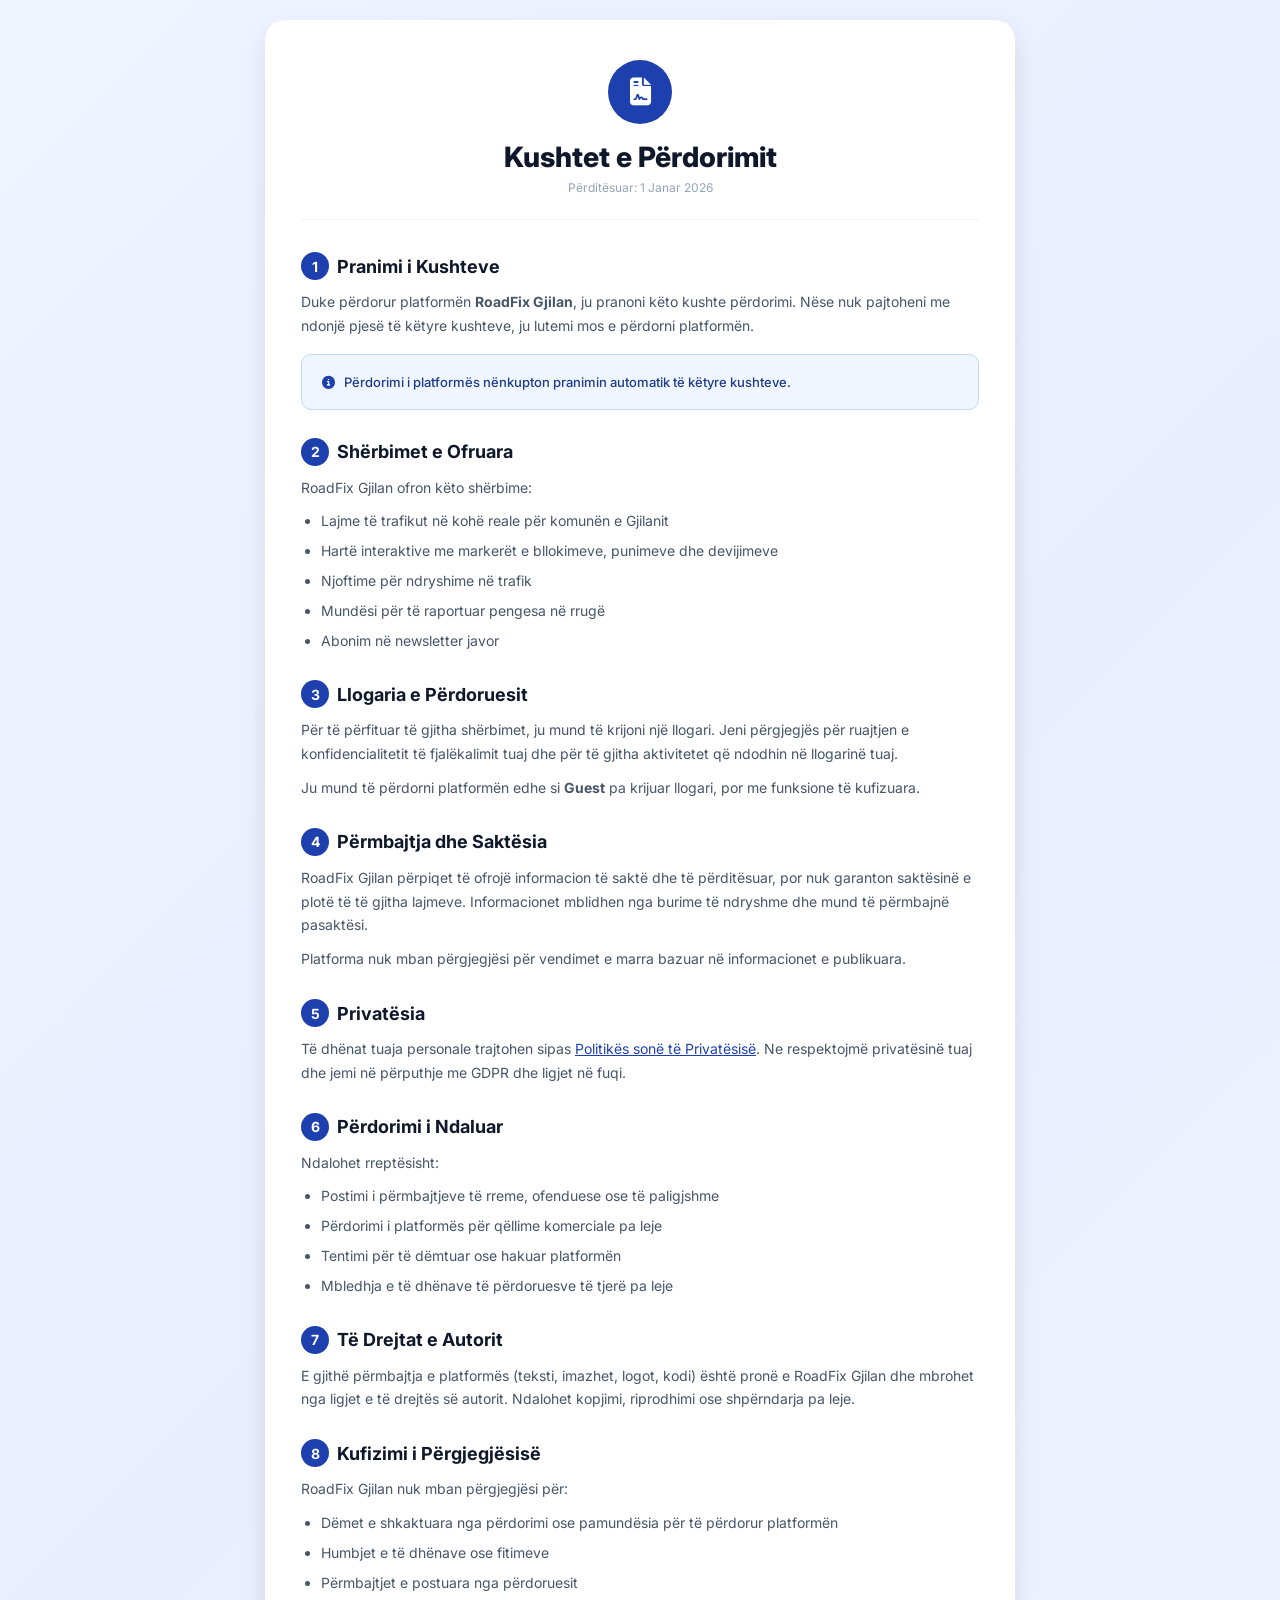
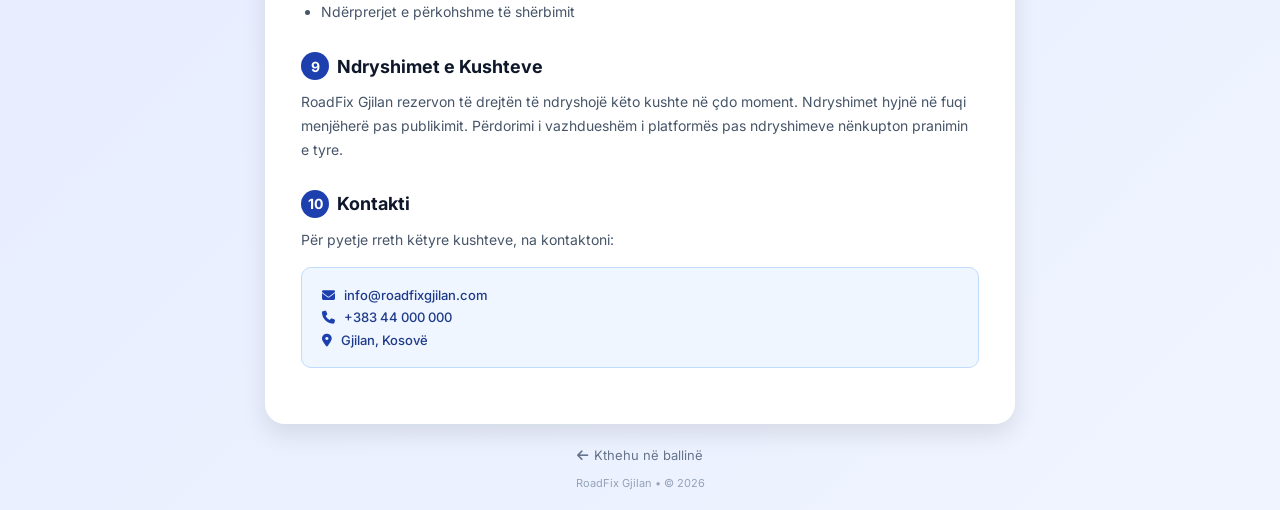
<file: kushtet.html>
<!DOCTYPE html>
<html lang="sq">
<head>
    <meta charset="UTF-8">
    <meta name="viewport" content="width=device-width, initial-scale=1.0">
    <title>Kushtet e Përdorimit - RoadFix Gjilan</title>
    <link rel="stylesheet" href="https://cdnjs.cloudflare.com/ajax/libs/font-awesome/6.5.1/css/all.min.css">
    <link href="https://fonts.googleapis.com/css2?family=Inter:wght@300;400;500;600;700;800&display=swap" rel="stylesheet">
    <style>
        :root {
            --primary: #1e40af; --primary-light: #3b82f6; --primary-dark: #1e3a8a;
            --gray-50: #f8fafc; --gray-100: #f1f5f9; --gray-200: #e2e8f0;
            --gray-400: #94a3b8; --gray-500: #64748b; --gray-600: #475569;
            --gray-700: #334155; --gray-800: #1e293b; --gray-900: #0f172a;
            --white: #ffffff; --radius-lg: 16px; --radius-md: 10px;
            --shadow-lg: 0 10px 25px rgba(0,0,0,0.1); --transition: all 0.3s ease;
        }
        * { margin: 0; padding: 0; box-sizing: border-box; }
        body {
            font-family: 'Inter', sans-serif;
            background: linear-gradient(135deg, #f0f4ff 0%, #e8eeff 50%, #f0f4ff 100%);
            min-height: 100vh; padding: 20px;
        }
        .page-container { max-width: 750px; margin: 0 auto; }
        .content-card {
            background: var(--white); border-radius: 20px; padding: 40px 36px;
            box-shadow: var(--shadow-lg); animation: fadeIn 0.5s ease;
        }
        @keyframes fadeIn {
            from { opacity: 0; transform: translateY(20px); }
            to { opacity: 1; transform: translateY(0); }
        }

        /* Header */
        .page-header { text-align: center; margin-bottom: 32px; padding-bottom: 24px; border-bottom: 1px solid var(--gray-100); }
        .page-icon {
            width: 64px; height: 64px; background: var(--primary);
            border-radius: 50%; display: flex; align-items: center;
            justify-content: center; font-size: 28px; color: var(--white);
            margin: 0 auto 16px;
        }
        .page-header h1 { font-size: 28px; font-weight: 800; color: var(--gray-900); margin-bottom: 6px; }
        .page-header .update { font-size: 12px; color: var(--gray-400); }

        /* Përmbajtja */
        .section { margin-bottom: 28px; }
        .section:last-child { margin-bottom: 0; }
        .section h2 {
            font-size: 18px; font-weight: 700; color: var(--gray-900);
            margin-bottom: 10px; display: flex; align-items: center; gap: 8px;
        }
        .section h2 span {
            width: 28px; height: 28px; background: var(--primary);
            color: var(--white); border-radius: 50%; display: inline-flex;
            align-items: center; justify-content: center; font-size: 14px;
            flex-shrink: 0;
        }
        .section p { font-size: 14px; color: var(--gray-600); line-height: 1.7; margin-bottom: 10px; }
        .section ul { padding-left: 20px; margin-bottom: 10px; }
        .section ul li { font-size: 14px; color: var(--gray-600); line-height: 1.7; margin-bottom: 6px; }
        .highlight-box {
            background: #eff6ff; border: 1px solid #bfdbfe; border-radius: var(--radius-md);
            padding: 16px 20px; margin: 16px 0;
        }
        .highlight-box p { font-size: 13px; color: var(--primary-dark); margin-bottom: 0; font-weight: 500; }
        .highlight-box i { color: var(--primary); margin-right: 6px; }

        /* Footer */
        .page-footer { text-align: center; margin-top: 20px; }
        .back-link {
            display: inline-flex; align-items: center; gap: 6px;
            color: var(--gray-500); font-size: 13px; text-decoration: none;
            transition: var(--transition);
        }
        .back-link:hover { color: var(--primary); }
        .version { font-size: 11px; color: var(--gray-400); margin-top: 12px; }

        @media (max-width: 480px) {
            body { padding: 10px; }
            .content-card { padding: 28px 18px; border-radius: 16px; }
            .page-header h1 { font-size: 22px; }
            .page-icon { width: 50px; height: 50px; font-size: 22px; }
            .section h2 { font-size: 16px; }
            .section p, .section ul li { font-size: 13px; }
        }
    </style>
</head>
<body>
    <div class="page-container">
        <div class="content-card">
            <!-- Header -->
            <div class="page-header">
                <div class="page-icon"><i class="fas fa-file-contract"></i></div>
                <h1>Kushtet e Përdorimit</h1>
                <p class="update">Përditësuar: 1 Janar 2026</p>
            </div>

            <!-- Seksioni 1 -->
            <div class="section">
                <h2><span>1</span> Pranimi i Kushteve</h2>
                <p>
                    Duke përdorur platformën <strong>RoadFix Gjilan</strong>, ju pranoni këto kushte përdorimi. 
                    Nëse nuk pajtoheni me ndonjë pjesë të këtyre kushteve, ju lutemi mos e përdorni platformën.
                </p>
                <div class="highlight-box">
                    <p><i class="fas fa-info-circle"></i> Përdorimi i platformës nënkupton pranimin automatik të këtyre kushteve.</p>
                </div>
            </div>

            <!-- Seksioni 2 -->
            <div class="section">
                <h2><span>2</span> Shërbimet e Ofruara</h2>
                <p>RoadFix Gjilan ofron këto shërbime:</p>
                <ul>
                    <li>Lajme të trafikut në kohë reale për komunën e Gjilanit</li>
                    <li>Hartë interaktive me markerët e bllokimeve, punimeve dhe devijimeve</li>
                    <li>Njoftime për ndryshime në trafik</li>
                    <li>Mundësi për të raportuar pengesa në rrugë</li>
                    <li>Abonim në newsletter javor</li>
                </ul>
            </div>

            <!-- Seksioni 3 -->
            <div class="section">
                <h2><span>3</span> Llogaria e Përdoruesit</h2>
                <p>
                    Për të përfituar të gjitha shërbimet, ju mund të krijoni një llogari. 
                    Jeni përgjegjës për ruajtjen e konfidencialitetit të fjalëkalimit tuaj dhe për 
                    të gjitha aktivitetet që ndodhin në llogarinë tuaj.
                </p>
                <p>
                    Ju mund të përdorni platformën edhe si <strong>Guest</strong> pa krijuar llogari, 
                    por me funksione të kufizuara.
                </p>
            </div>

            <!-- Seksioni 4 -->
            <div class="section">
                <h2><span>4</span> Përmbajtja dhe Saktësia</h2>
                <p>
                    RoadFix Gjilan përpiqet të ofrojë informacion të saktë dhe të përditësuar, 
                    por nuk garanton saktësinë e plotë të të gjitha lajmeve. Informacionet mblidhen 
                    nga burime të ndryshme dhe mund të përmbajnë pasaktësi.
                </p>
                <p>
                    Platforma nuk mban përgjegjësi për vendimet e marra bazuar në informacionet e publikuara.
                </p>
            </div>

            <!-- Seksioni 5 -->
            <div class="section">
                <h2><span>5</span> Privatësia</h2>
                <p>
                    Të dhënat tuaja personale trajtohen sipas <a href="privatësia.html" style="color:var(--primary);">Politikës sonë të Privatësisë</a>. 
                    Ne respektojmë privatësinë tuaj dhe jemi në përputhje me GDPR dhe ligjet në fuqi.
                </p>
            </div>

            <!-- Seksioni 6 -->
            <div class="section">
                <h2><span>6</span> Përdorimi i Ndaluar</h2>
                <p>Ndalohet rreptësisht:</p>
                <ul>
                    <li>Postimi i përmbajtjeve të rreme, ofenduese ose të paligjshme</li>
                    <li>Përdorimi i platformës për qëllime komerciale pa leje</li>
                    <li>Tentimi për të dëmtuar ose hakuar platformën</li>
                    <li>Mbledhja e të dhënave të përdoruesve të tjerë pa leje</li>
                </ul>
            </div>

            <!-- Seksioni 7 -->
            <div class="section">
                <h2><span>7</span> Të Drejtat e Autorit</h2>
                <p>
                    E gjithë përmbajtja e platformës (teksti, imazhet, logot, kodi) është pronë 
                    e RoadFix Gjilan dhe mbrohet nga ligjet e të drejtës së autorit. Ndalohet 
                    kopjimi, riprodhimi ose shpërndarja pa leje.
                </p>
            </div>

            <!-- Seksioni 8 -->
            <div class="section">
                <h2><span>8</span> Kufizimi i Përgjegjësisë</h2>
                <p>
                    RoadFix Gjilan nuk mban përgjegjësi për:
                </p>
                <ul>
                    <li>Dëmet e shkaktuara nga përdorimi ose pamundësia për të përdorur platformën</li>
                    <li>Humbjet e të dhënave ose fitimeve</li>
                    <li>Përmbajtjet e postuara nga përdoruesit</li>
                    <li>Ndërprerjet e përkohshme të shërbimit</li>
                </ul>
            </div>

            <!-- Seksioni 9 -->
            <div class="section">
                <h2><span>9</span> Ndryshimet e Kushteve</h2>
                <p>
                    RoadFix Gjilan rezervon të drejtën të ndryshojë këto kushte në çdo moment. 
                    Ndryshimet hyjnë në fuqi menjëherë pas publikimit. Përdorimi i vazhdueshëm 
                    i platformës pas ndryshimeve nënkupton pranimin e tyre.
                </p>
            </div>

            <!-- Seksioni 10 -->
            <div class="section">
                <h2><span>10</span> Kontakti</h2>
                <p>
                    Për pyetje rreth këtyre kushteve, na kontaktoni:
                </p>
                <div class="highlight-box">
                    <p><i class="fas fa-envelope"></i> info@roadfixgjilan.com</p>
                    <p><i class="fas fa-phone"></i> +383 44 000 000</p>
                    <p><i class="fas fa-map-marker-alt"></i> Gjilan, Kosovë</p>
                </div>
            </div>
        </div>

        <!-- Footer -->
        <div class="page-footer">
            <a href="index.html" class="back-link">
                <i class="fas fa-arrow-left"></i> Kthehu në ballinë
            </a>
            <p class="version">RoadFix Gjilan  • © 2026</p>
        </div>
    </div>
</body>
</html>
</file>
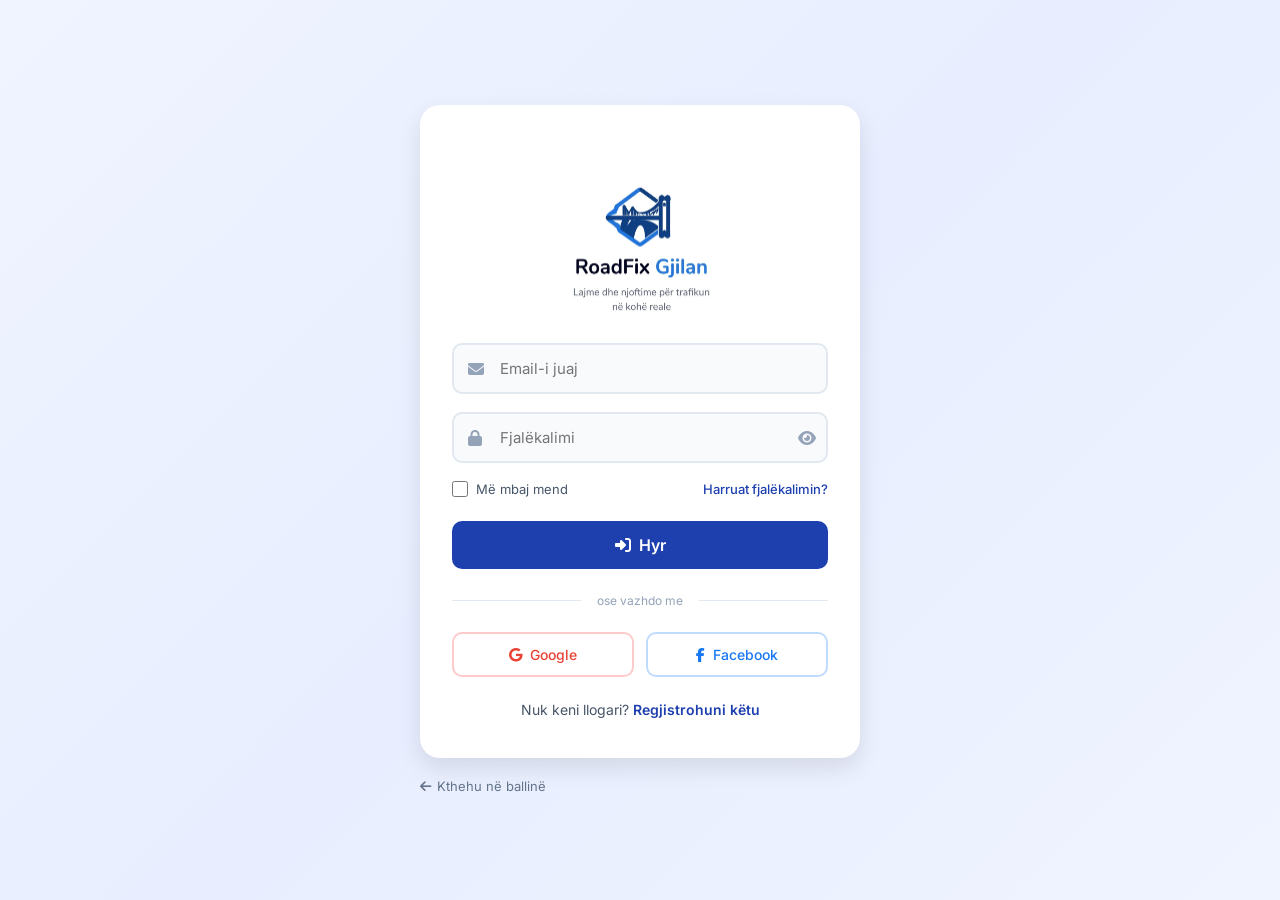
<file: login.html>
<!DOCTYPE html>
<html lang="sq">
<head>
    <meta charset="UTF-8">
    <meta name="viewport" content="width=device-width, initial-scale=1.0">
    <title>Hyr - RoadFix Gjilan</title>
    <link rel="stylesheet" href="https://cdnjs.cloudflare.com/ajax/libs/font-awesome/6.5.1/css/all.min.css">
    <link href="https://fonts.googleapis.com/css2?family=Inter:wght@300;400;500;600;700;800&display=swap" rel="stylesheet">
    <style>
        :root {
            --primary: #1e40af;
            --primary-light: #3b82f6;
            --primary-dark: #1e3a8a;
            --gray-50: #f8fafc;
            --gray-100: #f1f5f9;
            --gray-200: #e2e8f0;
            --gray-300: #cbd5e1;
            --gray-400: #94a3b8;
            --gray-500: #64748b;
            --gray-600: #475569;
            --gray-700: #334155;
            --gray-800: #1e293b;
            --gray-900: #0f172a;
            --white: #ffffff;
            --shadow-lg: 0 10px 25px rgba(0,0,0,0.1);
            --radius-lg: 16px;
            --radius-md: 10px;
            --transition: all 0.3s ease;
        }

        * {
            margin: 0;
            padding: 0;
            box-sizing: border-box;
        }

        body {
            font-family: 'Inter', sans-serif;
            background: linear-gradient(135deg, #f0f4ff 0%, #e8eeff 50%, #f0f4ff 100%);
            min-height: 100vh;
            display: flex;
            align-items: center;
            justify-content: center;
            padding: 20px;
        }

        .auth-container {
            width: 100%;
            max-width: 440px;
        }

        .auth-card {
            background: var(--white);
            border-radius: 20px;
            padding: 40px 32px;
            box-shadow: var(--shadow-lg);
            text-align: center;
            animation: slideUp 0.5s ease;
        }

        @keyframes slideUp {
            from {
                opacity: 0;
                transform: translateY(30px);
            }
            to {
                opacity: 1;
                transform: translateY(0);
            }
        }

        .auth-logo {
            width: 240px;
            height: auto;
            margin-bottom: 16px;
        }

        .input-group {
            position: relative;
            margin-bottom: 18px;
            text-align: left;
        }

        .input-group i {
            position: absolute;
            left: 16px;
            top: 50%;
            transform: translateY(-50%);
            color: var(--gray-400);
            font-size: 16px;
            z-index: 1;
        }

        .input-group input {
            width: 100%;
            padding: 14px 16px 14px 46px;
            border: 2px solid var(--gray-200);
            border-radius: var(--radius-md);
            font-size: 15px;
            font-family: 'Inter', sans-serif;
            transition: var(--transition);
            background: var(--gray-50);
        }

        .input-group input[type="password"],
        .input-group input[type="text"] {
            padding-right: 50px;
        }

        .input-group input:focus {
            outline: none;
            border-color: var(--primary-light);
            background: var(--white);
            box-shadow: 0 0 0 4px rgba(59, 130, 246, 0.1);
        }

        .password-toggle {
            position: absolute;
            right: 0;
            top: 0;
            bottom: 0;
            width: 46px;
            background: transparent;
            border: none;
            color: var(--gray-400);
            cursor: pointer;
            font-size: 18px;
            display: flex;
            align-items: center;
            justify-content: center;
            border-radius: 0 var(--radius-md) var(--radius-md) 0;
            transition: var(--transition);
        }

        .password-toggle:hover {
            background: var(--gray-100);
            color: var(--gray-600);
        }

        .form-options {
            display: flex;
            justify-content: space-between;
            align-items: center;
            margin-bottom: 24px;
            font-size: 13px;
        }

        .remember-me {
            display: flex;
            align-items: center;
            gap: 8px;
            color: var(--gray-600);
            cursor: pointer;
        }

        .remember-me input[type="checkbox"] {
            width: 16px;
            height: 16px;
            accent-color: var(--primary);
        }

        .forgot-link {
            color: var(--primary);
            font-weight: 500;
            text-decoration: none;
        }

        .forgot-link:hover {
            text-decoration: underline;
        }

        .btn-login {
            width: 100%;
            padding: 14px;
            background: var(--primary);
            color: var(--white);
            border: none;
            border-radius: var(--radius-md);
            font-size: 16px;
            font-weight: 600;
            cursor: pointer;
            font-family: 'Inter', sans-serif;
            transition: var(--transition);
            display: flex;
            align-items: center;
            justify-content: center;
            gap: 8px;
        }

        .btn-login:hover {
            background: var(--primary-dark);
            transform: translateY(-1px);
            box-shadow: 0 4px 12px rgba(30, 64, 175, 0.3);
        }

        .divider {
            display: flex;
            align-items: center;
            gap: 16px;
            margin: 24px 0;
            color: var(--gray-400);
            font-size: 12px;
        }

        .divider::before,
        .divider::after {
            content: '';
            flex: 1;
            height: 1px;
            background: var(--gray-200);
        }

        .social-buttons {
            display: flex;
            gap: 12px;
            margin-bottom: 24px;
        }

        .social-btn {
            flex: 1;
            padding: 12px;
            border: 2px solid var(--gray-200);
            border-radius: var(--radius-md);
            background: var(--white);
            cursor: pointer;
            font-size: 14px;
            font-weight: 500;
            display: flex;
            align-items: center;
            justify-content: center;
            gap: 8px;
            transition: var(--transition);
            font-family: 'Inter', sans-serif;
        }

        .social-btn:hover {
            background: var(--gray-50);
        }

        .social-btn.google {
            color: #ea4335;
            border-color: #fecaca;
        }

        .social-btn.google:hover {
            background: #fef2f2;
        }

        .social-btn.facebook {
            color: #1877f2;
            border-color: #bfdbfe;
        }

        .social-btn.facebook:hover {
            background: #eff6ff;
        }

        .signup-link {
            font-size: 14px;
            color: var(--gray-600);
        }

        .signup-link a {
            color: var(--primary);
            font-weight: 600;
            text-decoration: none;
        }

        .signup-link a:hover {
            text-decoration: underline;
        }

        .back-home {
            display: inline-flex;
            align-items: center;
            gap: 6px;
            color: var(--gray-500);
            font-size: 13px;
            text-decoration: none;
            margin-top: 20px;
            transition: var(--transition);
        }

        .back-home:hover {
            color: var(--primary);
        }

        @media (max-width: 480px) {
            .auth-card {
                padding: 30px 20px;
            }
            
            .auth-logo {
                width: 140px;
            }
            
            .social-buttons {
                flex-direction: column;
            }
        }
    </style>
</head>
<body>
    <div class="auth-container">
        <div class="auth-card">
            <!-- Logo -->
            <img src="logoroadfixgjilan.png" alt="RoadFix Gjilan" class="auth-logo">
            
            <!-- Forma e hyrjes -->
            <form onsubmit="handleLogin(event)">
                <div class="input-group">
                    <i class="fas fa-envelope"></i>
                    <input type="email" id="loginEmail" placeholder="Email-i juaj" required>
                </div>
                
                <div class="input-group">
                    <i class="fas fa-lock"></i>
                    <input type="password" id="loginPassword" placeholder="Fjalëkalimi" required>
                    <button type="button" class="password-toggle" onclick="togglePassword('loginPassword', this)">
                        <i class="fas fa-eye"></i>
                    </button>
                </div>
                
                <div class="form-options">
                    <label class="remember-me">
                        <input type="checkbox"> Më mbaj mend
                    </label>
                    <a href="forgot-password.html" class="forgot-link">Harruat fjalëkalimin?</a>
                </div>
                
                <button type="submit" class="btn-login">
                    <i class="fas fa-sign-in-alt"></i> Hyr
                </button>
            </form>
            
            <!-- Divider -->
            <div class="divider">
                <span>ose vazhdo me</span>
            </div>
            
            <!-- Rrjetet sociale -->
            <div class="social-buttons">
                <button class="social-btn google" onclick="socialLogin('google')">
                    <i class="fab fa-google"></i> Google
                </button>
                <button class="social-btn facebook" onclick="socialLogin('facebook')">
                    <i class="fab fa-facebook-f"></i> Facebook
                </button>
            </div>
            
            <!-- Link për në signup -->
            <p class="signup-link">
                Nuk keni llogari? <a href="signup.html">Regjistrohuni këtu</a>
            </p>
        </div>
        
        <!-- Kthehu në ballinë -->
        <a href="index.html" class="back-home">
            <i class="fas fa-arrow-left"></i> Kthehu në ballinë
        </a>
    </div>

    <script>
        function togglePassword(inputId, button) {
            const input = document.getElementById(inputId);
            const icon = button.querySelector('i');
            
            if (input.type === 'password') {
                input.type = 'text';
                icon.classList.remove('fa-eye');
                icon.classList.add('fa-eye-slash');
            } else {
                input.type = 'password';
                icon.classList.remove('fa-eye-slash');
                icon.classList.add('fa-eye');
            }
        }
        
        function handleLogin(event) {
            event.preventDefault();
            
            const email = document.getElementById('loginEmail').value;
            const password = document.getElementById('loginPassword').value;
            
            if (email && password.length >= 6) {
                const user = {
                    email: email,
                    name: email.split('@')[0],
                    avatar: null
                };
                
                localStorage.setItem('currentUser', JSON.stringify(user));
                window.location.href = 'index.html';
            } else {
                alert('Ju lutemi plotësoni të gjitha fushat saktë.');
            }
        }
        
        function socialLogin(platform) {
            alert('Hyrja me ' + platform + ' do të jetë së shpejti e disponueshme.');
        }
    </script>
</body>
</html>
</file>
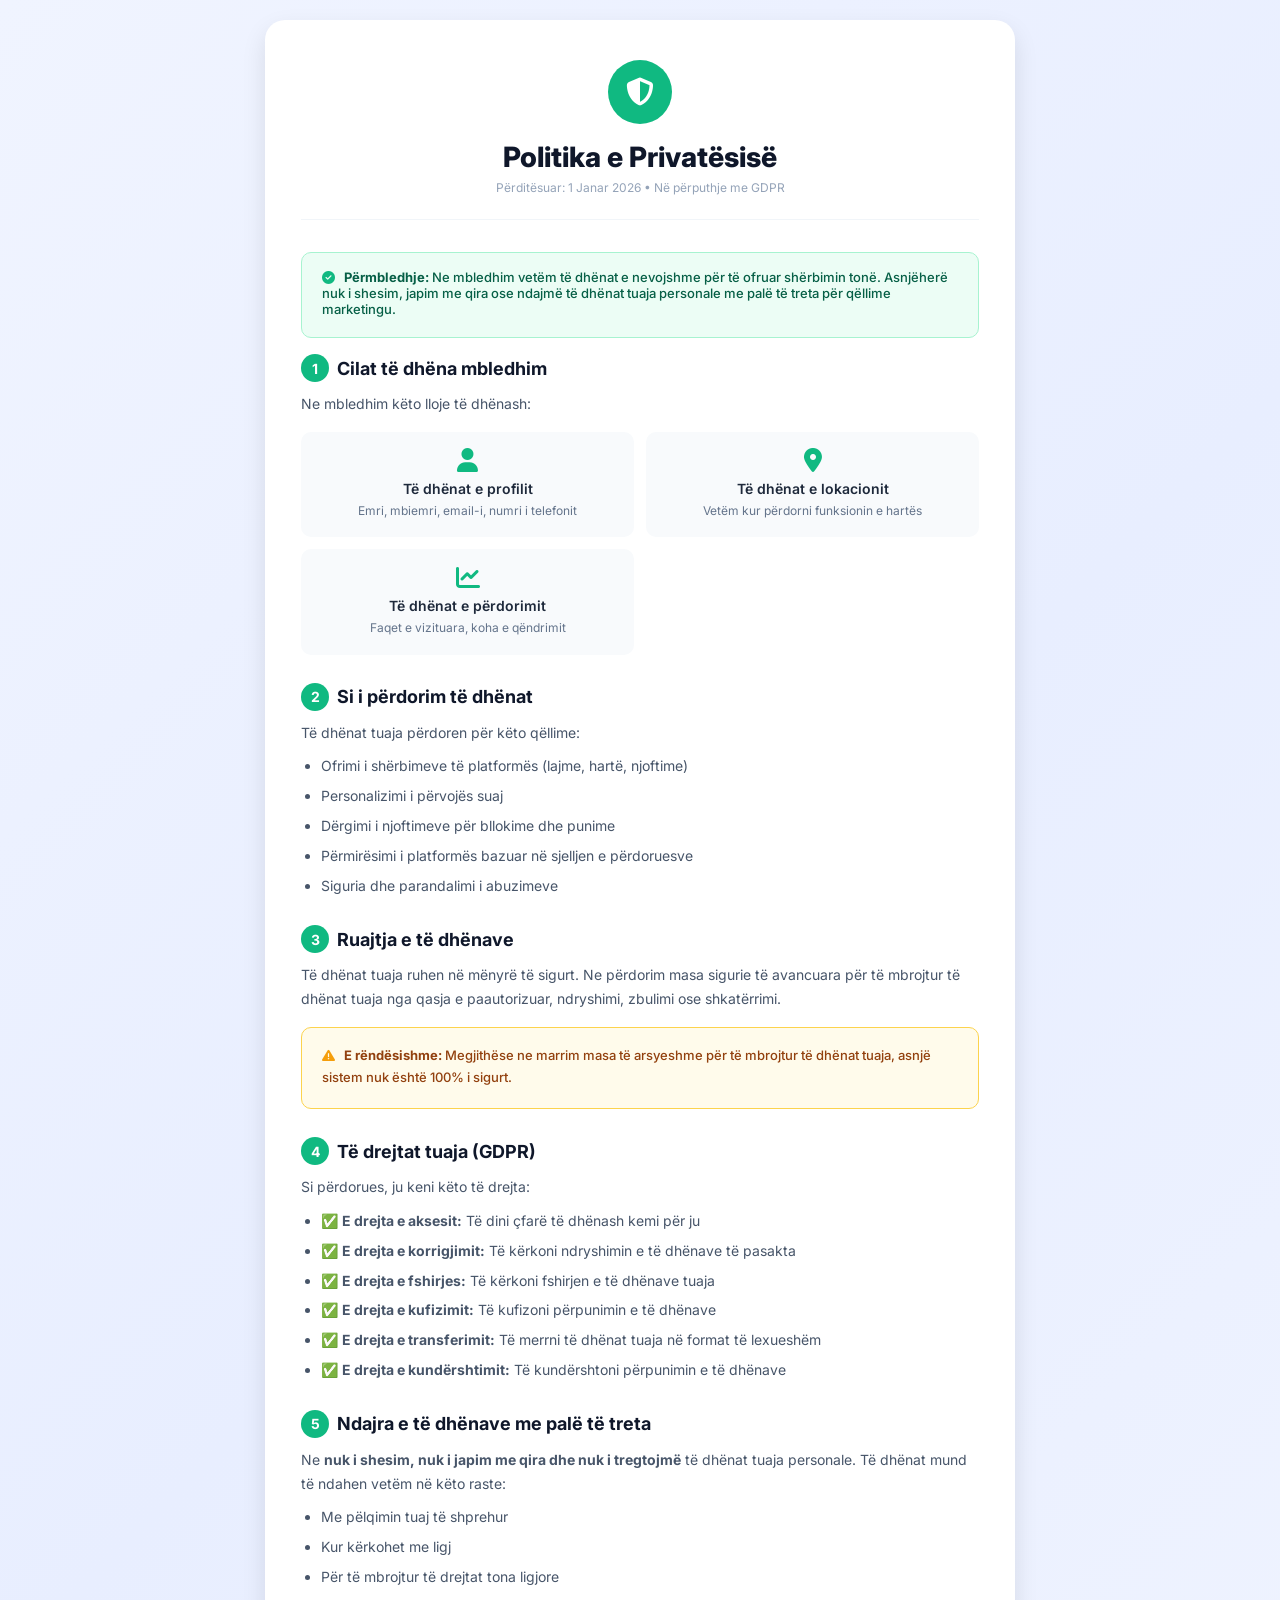
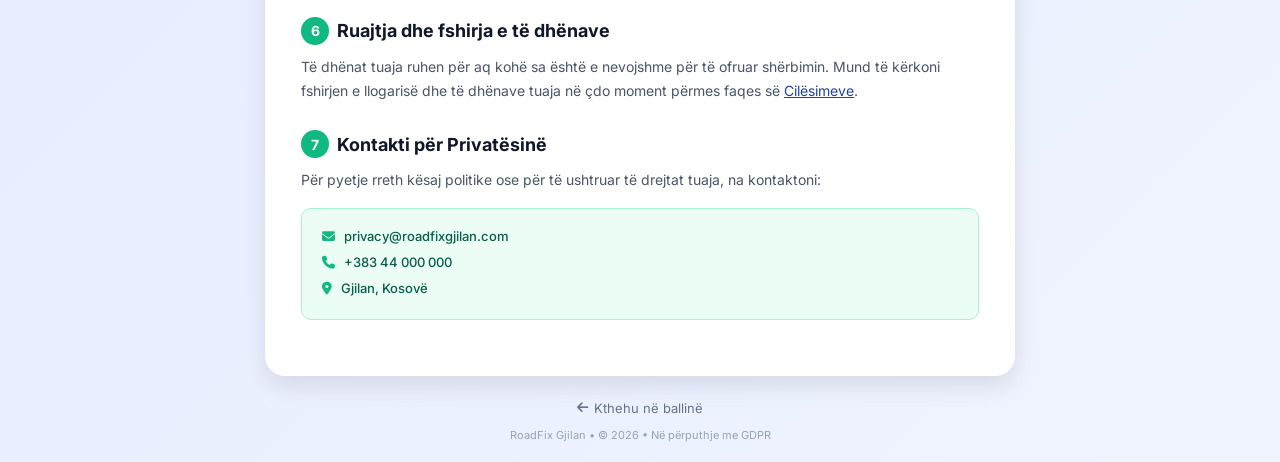
<file: privatësia.html>
<!DOCTYPE html>
<html lang="sq">
<head>
    <meta charset="UTF-8">
    <meta name="viewport" content="width=device-width, initial-scale=1.0">
    <title>Politika e Privatësisë - RoadFix Gjilan</title>
    <link rel="stylesheet" href="https://cdnjs.cloudflare.com/ajax/libs/font-awesome/6.5.1/css/all.min.css">
    <link href="https://fonts.googleapis.com/css2?family=Inter:wght@300;400;500;600;700;800&display=swap" rel="stylesheet">
    <style>
        :root {
            --primary: #1e40af; --primary-light: #3b82f6; --primary-dark: #1e3a8a;
            --success: #10b981; --gray-50: #f8fafc; --gray-100: #f1f5f9;
            --gray-200: #e2e8f0; --gray-400: #94a3b8; --gray-500: #64748b;
            --gray-600: #475569; --gray-700: #334155; --gray-800: #1e293b;
            --gray-900: #0f172a; --white: #ffffff; --radius-lg: 16px;
            --radius-md: 10px; --shadow-lg: 0 10px 25px rgba(0,0,0,0.1);
            --transition: all 0.3s ease;
        }
        * { margin: 0; padding: 0; box-sizing: border-box; }
        body {
            font-family: 'Inter', sans-serif;
            background: linear-gradient(135deg, #f0f4ff 0%, #e8eeff 50%, #f0f4ff 100%);
            min-height: 100vh; padding: 20px;
        }
        .page-container { max-width: 750px; margin: 0 auto; }
        .content-card {
            background: var(--white); border-radius: 20px; padding: 40px 36px;
            box-shadow: var(--shadow-lg); animation: fadeIn 0.5s ease;
        }
        @keyframes fadeIn {
            from { opacity: 0; transform: translateY(20px); }
            to { opacity: 1; transform: translateY(0); }
        }

        .page-header { text-align: center; margin-bottom: 32px; padding-bottom: 24px; border-bottom: 1px solid var(--gray-100); }
        .page-icon {
            width: 64px; height: 64px; background: var(--success);
            border-radius: 50%; display: flex; align-items: center;
            justify-content: center; font-size: 28px; color: var(--white);
            margin: 0 auto 16px;
        }
        .page-header h1 { font-size: 28px; font-weight: 800; color: var(--gray-900); margin-bottom: 6px; }
        .page-header .update { font-size: 12px; color: var(--gray-400); }

        .section { margin-bottom: 28px; }
        .section:last-child { margin-bottom: 0; }
        .section h2 {
            font-size: 18px; font-weight: 700; color: var(--gray-900);
            margin-bottom: 10px; display: flex; align-items: center; gap: 8px;
        }
        .section h2 span {
            width: 28px; height: 28px; background: var(--success);
            color: var(--white); border-radius: 50%; display: inline-flex;
            align-items: center; justify-content: center; font-size: 14px;
            flex-shrink: 0;
        }
        .section p { font-size: 14px; color: var(--gray-600); line-height: 1.7; margin-bottom: 10px; }
        .section ul { padding-left: 20px; margin-bottom: 10px; }
        .section ul li { font-size: 14px; color: var(--gray-600); line-height: 1.7; margin-bottom: 6px; }

        .highlight-box {
            background: #ecfdf5; border: 1px solid #a7f3d0; border-radius: var(--radius-md);
            padding: 16px 20px; margin: 16px 0;
        }
        .highlight-box p { font-size: 13px; color: #065f46; margin-bottom: 4px; font-weight: 500; }
        .highlight-box i { color: var(--success); margin-right: 6px; }

        .warning-box {
            background: #fffbeb; border: 1px solid #fcd34d; border-radius: var(--radius-md);
            padding: 16px 20px; margin: 16px 0;
        }
        .warning-box p { font-size: 13px; color: #92400e; margin-bottom: 4px; font-weight: 500; }
        .warning-box i { color: #f59e0b; margin-right: 6px; }

        .info-grid {
            display: grid; grid-template-columns: repeat(2, 1fr); gap: 12px; margin: 16px 0;
        }
        .info-card {
            background: var(--gray-50); border-radius: var(--radius-md);
            padding: 16px; text-align: center;
        }
        .info-card i { font-size: 24px; color: var(--success); margin-bottom: 8px; }
        .info-card h4 { font-size: 14px; font-weight: 600; color: var(--gray-800); margin-bottom: 4px; }
        .info-card p { font-size: 12px; color: var(--gray-500); margin: 0; }

        .page-footer { text-align: center; margin-top: 20px; }
        .back-link {
            display: inline-flex; align-items: center; gap: 6px;
            color: var(--gray-500); font-size: 13px; text-decoration: none;
            transition: var(--transition);
        }
        .back-link:hover { color: var(--primary); }
        .version { font-size: 11px; color: var(--gray-400); margin-top: 12px; }

        @media (max-width: 480px) {
            body { padding: 10px; }
            .content-card { padding: 28px 18px; border-radius: 16px; }
            .page-header h1 { font-size: 22px; }
            .page-icon { width: 50px; height: 50px; font-size: 22px; }
            .section h2 { font-size: 16px; }
            .section p, .section ul li { font-size: 13px; }
            .info-grid { grid-template-columns: 1fr; }
        }
    </style>
</head>
<body>
    <div class="page-container">
        <div class="content-card">
            <!-- Header -->
            <div class="page-header">
                <div class="page-icon"><i class="fas fa-shield-alt"></i></div>
                <h1>Politika e Privatësisë</h1>
                <p class="update">Përditësuar: 1 Janar 2026 • Në përputhje me GDPR</p>
            </div>

            <!-- Përmbledhje -->
            <div class="highlight-box">
                <p><i class="fas fa-check-circle"></i> <strong>Përmbledhje:</strong> Ne mbledhim vetëm të dhënat e nevojshme për të ofruar shërbimin tonë. Asnjëherë nuk i shesim, japim me qira ose ndajmë të dhënat tuaja personale me palë të treta për qëllime marketingu.</p>
            </div>

            <!-- Seksioni 1 -->
            <div class="section">
                <h2><span>1</span> Cilat të dhëna mbledhim</h2>
                <p>Ne mbledhim këto lloje të dhënash:</p>
                <div class="info-grid">
                    <div class="info-card">
                        <i class="fas fa-user"></i>
                        <h4>Të dhënat e profilit</h4>
                        <p>Emri, mbiemri, email-i, numri i telefonit</p>
                    </div>
                    <div class="info-card">
                        <i class="fas fa-map-marker-alt"></i>
                        <h4>Të dhënat e lokacionit</h4>
                        <p>Vetëm kur përdorni funksionin e hartës</p>
                    </div>
                    <div class="info-card">
                        <i class="fas fa-chart-line"></i>
                        <h4>Të dhënat e përdorimit</h4>
                        <p>Faqet e vizituara, koha e qëndrimit</p>
                    </div>
                </div>
            </div>

            <!-- Seksioni 2 -->
            <div class="section">
                <h2><span>2</span> Si i përdorim të dhënat</h2>
                <p>Të dhënat tuaja përdoren për këto qëllime:</p>
                <ul>
                    <li>Ofrimi i shërbimeve të platformës (lajme, hartë, njoftime)</li>
                    <li>Personalizimi i përvojës suaj</li>
                    <li>Dërgimi i njoftimeve për bllokime dhe punime</li>
                    <li>Përmirësimi i platformës bazuar në sjelljen e përdoruesve</li>
                    <li>Siguria dhe parandalimi i abuzimeve</li>
                </ul>
            </div>

            <!-- Seksioni 3 -->
            <div class="section">
                <h2><span>3</span> Ruajtja e të dhënave</h2>
                <p>
                    Të dhënat tuaja ruhen në mënyrë të sigurt. 
                    Ne përdorim masa sigurie të avancuara për të mbrojtur të dhënat 
                    tuaja nga qasja e paautorizuar, ndryshimi, zbulimi ose shkatërrimi.
                </p>
                <div class="warning-box">
                    <p><i class="fas fa-exclamation-triangle"></i> <strong>E rëndësishme:</strong> Megjithëse ne marrim masa të arsyeshme për të mbrojtur të dhënat tuaja, asnjë sistem nuk është 100% i sigurt.</p>
                </div>
            </div>

            

            <!-- Seksioni 5 -->
            <div class="section">
                <h2><span>4</span> Të drejtat tuaja (GDPR)</h2>
                <p>Si përdorues, ju keni këto të drejta:</p>
                <ul>
                    <li>✅ <strong>E drejta e aksesit:</strong> Të dini çfarë të dhënash kemi për ju</li>
                    <li>✅ <strong>E drejta e korrigjimit:</strong> Të kërkoni ndryshimin e të dhënave të pasakta</li>
                    <li>✅ <strong>E drejta e fshirjes:</strong> Të kërkoni fshirjen e të dhënave tuaja</li>
                    <li>✅ <strong>E drejta e kufizimit:</strong> Të kufizoni përpunimin e të dhënave</li>
                    <li>✅ <strong>E drejta e transferimit:</strong> Të merrni të dhënat tuaja në format të lexueshëm</li>
                    <li>✅ <strong>E drejta e kundërshtimit:</strong> Të kundërshtoni përpunimin e të dhënave</li>
                </ul>
            </div>

            <!-- Seksioni 6 -->
            <div class="section">
                <h2><span>5</span> Ndajra e të dhënave me palë të treta</h2>
                <p>
                    Ne <strong>nuk i shesim, nuk i japim me qira dhe nuk i tregtojmë</strong> të dhënat tuaja personale. 
                    Të dhënat mund të ndahen vetëm në këto raste:
                </p>
                <ul>
                    <li>Me pëlqimin tuaj të shprehur</li>
                    <li>Kur kërkohet me ligj</li>
                    <li>Për të mbrojtur të drejtat tona ligjore</li>
                </ul>
            </div>

            <!-- Seksioni 7 -->
            <div class="section">
                <h2><span>6</span> Ruajtja dhe fshirja e të dhënave</h2>
                <p>
                    Të dhënat tuaja ruhen për aq kohë sa është e nevojshme për të ofruar shërbimin. 
                    Mund të kërkoni fshirjen e llogarisë dhe të dhënave tuaja në çdo moment përmes 
                    faqes së <a href="cilësimet.html" style="color:var(--primary);">Cilësimeve</a>.
                </p>
            </div>

            <!-- Seksioni 8 -->
            <div class="section">
                <h2><span>7</span> Kontakti për Privatësinë</h2>
                <p>
                    Për pyetje rreth kësaj politike ose për të ushtruar të drejtat tuaja, na kontaktoni:
                </p>
                <div class="highlight-box">
                    <p><i class="fas fa-envelope"></i> privacy@roadfixgjilan.com</p>
                    <p><i class="fas fa-phone"></i> +383 44 000 000</p>
                    <p><i class="fas fa-map-marker-alt"></i> Gjilan, Kosovë</p>
                </div>
            </div>
        </div>

        <!-- Footer -->
        <div class="page-footer">
            <a href="index.html" class="back-link">
                <i class="fas fa-arrow-left"></i> Kthehu në ballinë
            </a>
            <p class="version">RoadFix Gjilan • © 2026 • Në përputhje me GDPR</p>
        </div>
    </div>
</body>
</html>
</file>
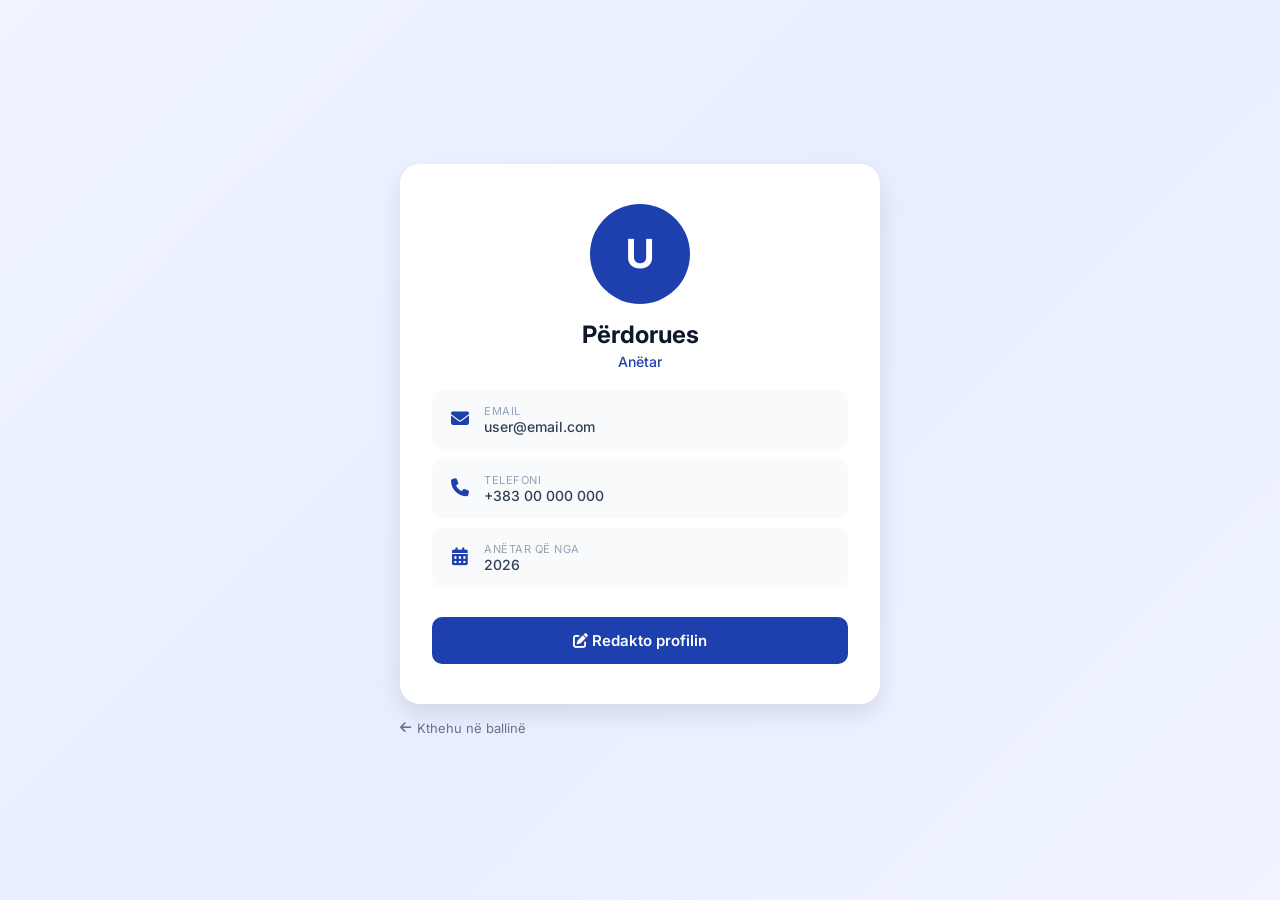
<file: profili.html>
<!DOCTYPE html>
<html lang="sq">
<head>
    <meta charset="UTF-8">
    <meta name="viewport" content="width=device-width, initial-scale=1.0">
    <title>Profili im - RoadFix Gjilan</title>
    <link rel="stylesheet" href="https://cdnjs.cloudflare.com/ajax/libs/font-awesome/6.5.1/css/all.min.css">
    <link href="https://fonts.googleapis.com/css2?family=Inter:wght@300;400;500;600;700;800&display=swap" rel="stylesheet">
    <style>
        :root {
            --primary: #1e40af; --primary-light: #3b82f6; --primary-dark: #1e3a8a;
            --gray-50: #f8fafc; --gray-100: #f1f5f9; --gray-200: #e2e8f0;
            --gray-400: #94a3b8; --gray-500: #64748b; --gray-600: #475569;
            --gray-700: #334155; --gray-800: #1e293b; --gray-900: #0f172a;
            --white: #ffffff; --radius-lg: 16px; --radius-md: 10px;
            --shadow-lg: 0 10px 25px rgba(0,0,0,0.1); --transition: all 0.3s ease;
        }
        * { margin: 0; padding: 0; box-sizing: border-box; }
        body {
            font-family: 'Inter', sans-serif;
            background: linear-gradient(135deg, #f0f4ff 0%, #e8eeff 50%, #f0f4ff 100%);
            min-height: 100vh; display: flex; align-items: center; justify-content: center;
            padding: 20px;
        }
        .profile-container {
            width: 100%; max-width: 480px;
        }
        .profile-card {
            background: var(--white); border-radius: 20px; padding: 40px 32px;
            box-shadow: var(--shadow-lg); text-align: center; animation: slideUp 0.5s ease;
        }
        @keyframes slideUp {
            from { opacity: 0; transform: translateY(30px); }
            to { opacity: 1; transform: translateY(0); }
        }
        .profile-avatar {
            width: 100px; height: 100px; border-radius: 50%;
            background: var(--primary); color: var(--white);
            display: flex; align-items: center; justify-content: center;
            font-size: 40px; font-weight: 700; margin: 0 auto 16px;
        }
        .profile-card h2 { font-size: 24px; font-weight: 700; color: var(--gray-900); margin-bottom: 4px; }
        .profile-card .role { font-size: 14px; color: var(--primary); font-weight: 500; margin-bottom: 20px; }
        .info-item {
            display: flex; align-items: center; gap: 12px; padding: 14px 16px;
            background: var(--gray-50); border-radius: var(--radius-md); margin-bottom: 10px;
            text-align: left;
        }
        .info-item i { color: var(--primary); font-size: 18px; width: 24px; text-align: center; }
        .info-item .label { font-size: 11px; color: var(--gray-400); text-transform: uppercase; letter-spacing: 0.5px; }
        .info-item .value { font-size: 14px; color: var(--gray-700); font-weight: 500; }
        .btn-primary {
            width: 100%; padding: 14px; background: var(--primary); color: var(--white);
            border: none; border-radius: var(--radius-md); font-size: 15px; font-weight: 600;
            cursor: pointer; font-family: 'Inter', sans-serif; margin-top: 20px;
            transition: var(--transition);
        }
        .btn-primary:hover { background: var(--primary-dark); }
        .back-link {
            display: inline-flex; align-items: center; gap: 6px;
            color: var(--gray-500); font-size: 13px; text-decoration: none;
            margin-top: 16px; transition: var(--transition);
        }
        .back-link:hover { color: var(--primary); }
    </style>
</head>
<body>
    <div class="profile-container">
        <div class="profile-card">
            <div class="profile-avatar" id="profileInitials">U</div>
            <h2 id="profileName">Përdorues</h2>
            <p class="role">Anëtar</p>
            
            <div class="info-item">
                <i class="fas fa-envelope"></i>
                <div><div class="label">Email</div><div class="value" id="profileEmail">user@email.com</div></div>
            </div>
            <div class="info-item">
                <i class="fas fa-phone"></i>
                <div><div class="label">Telefoni</div><div class="value" id="profilePhone">+383 00 000 000</div></div>
            </div>
            <div class="info-item">
                <i class="fas fa-calendar-alt"></i>
                <div><div class="label">Anëtar që nga</div><div class="value" id="profileDate">2026</div></div>
            </div>
            
            <button class="btn-primary" onclick="alert('Funksioni do të jetë së shpejti!')">
                <i class="fas fa-edit"></i> Redakto profilin
            </button>
        </div>
        <a href="index.html" class="back-link">
            <i class="fas fa-arrow-left"></i> Kthehu në ballinë
        </a>
    </div>

    <script>
        const user = JSON.parse(localStorage.getItem('currentUser'));
        const guest = JSON.parse(localStorage.getItem('guestInfo'));
        
        if (user) {
            document.getElementById('profileName').textContent = user.name + (user.surname ? ' ' + user.surname : '');
            document.getElementById('profileEmail').textContent = user.email;
            document.getElementById('profilePhone').textContent = user.phone || '+383 00 000 000';
            document.getElementById('profileInitials').textContent = user.name.substring(0, 1).toUpperCase();
        } else if (guest) {
            document.getElementById('profileName').textContent = guest.name + ' ' + guest.surname + ' (Guest)';
            document.getElementById('profileEmail').textContent = 'Nuk disponohet';
            document.getElementById('profilePhone').textContent = guest.phone;
            document.getElementById('profileInitials').textContent = guest.name.substring(0, 1).toUpperCase();
        }
    </script>
</body>
</html>
</file>
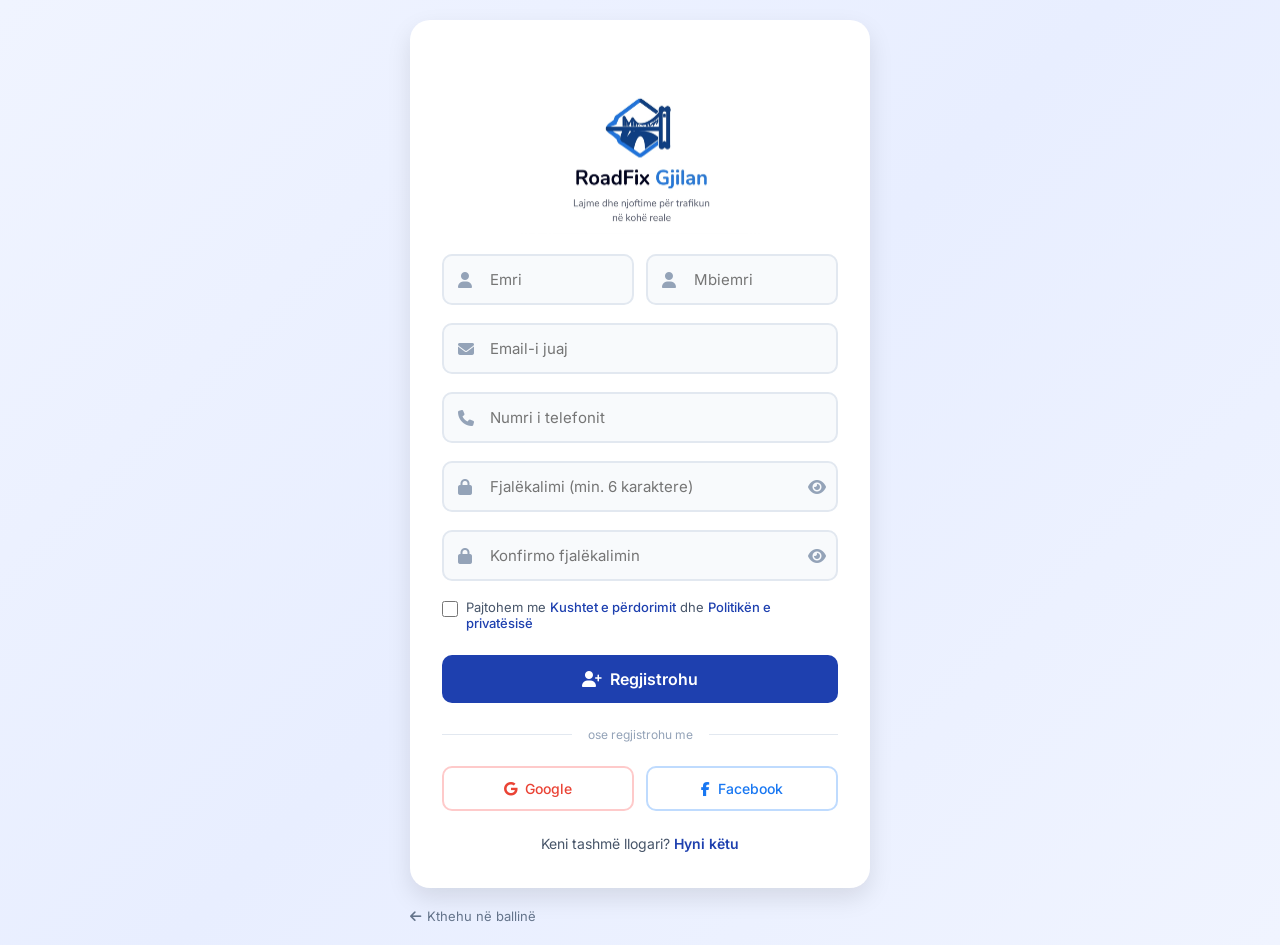
<file: signup.html>
<!DOCTYPE html>
<html lang="sq">
<head>
    <meta charset="UTF-8">
    <meta name="viewport" content="width=device-width, initial-scale=1.0">
    <title>Regjistrohu - RoadFix Gjilan</title>
    <link rel="stylesheet" href="https://cdnjs.cloudflare.com/ajax/libs/font-awesome/6.5.1/css/all.min.css">
    <link href="https://fonts.googleapis.com/css2?family=Inter:wght@300;400;500;600;700;800&display=swap" rel="stylesheet">
    <style>
        :root {
            --primary: #1e40af;
            --primary-light: #3b82f6;
            --primary-dark: #1e3a8a;
            --gray-50: #f8fafc;
            --gray-100: #f1f5f9;
            --gray-200: #e2e8f0;
            --gray-300: #cbd5e1;
            --gray-400: #94a3b8;
            --gray-500: #64748b;
            --gray-600: #475569;
            --gray-700: #334155;
            --gray-800: #1e293b;
            --gray-900: #0f172a;
            --white: #ffffff;
            --shadow-lg: 0 10px 25px rgba(0,0,0,0.1);
            --radius-lg: 16px;
            --radius-md: 10px;
            --transition: all 0.3s ease;
        }

        * {
            margin: 0;
            padding: 0;
            box-sizing: border-box;
        }

        body {
            font-family: 'Inter', sans-serif;
            background: linear-gradient(135deg, #f0f4ff 0%, #e8eeff 50%, #f0f4ff 100%);
            min-height: 100vh;
            display: flex;
            align-items: center;
            justify-content: center;
            padding: 20px;
        }

        .auth-container {
            width: 100%;
            max-width: 460px;
        }

        .auth-card {
            background: var(--white);
            border-radius: 20px;
            padding: 36px 32px;
            box-shadow: var(--shadow-lg);
            text-align: center;
            animation: slideUp 0.5s ease;
        }

        @keyframes slideUp {
            from {
                opacity: 0;
                transform: translateY(30px);
            }
            to {
                opacity: 1;
                transform: translateY(0);
            }
        }

        .auth-logo {
            width: 240px;
            height: auto;
            margin-bottom: 16px;
        }

        .input-row {
            display: flex;
            gap: 12px;
            margin-bottom: 18px;
        }

        .input-group {
            position: relative;
            text-align: left;
            flex: 1;
        }

        .input-group i {
            position: absolute;
            left: 16px;
            top: 50%;
            transform: translateY(-50%);
            color: var(--gray-400);
            font-size: 16px;
            z-index: 1;
        }

        .input-group input {
            width: 100%;
            padding: 14px 16px 14px 46px;
            border: 2px solid var(--gray-200);
            border-radius: var(--radius-md);
            font-size: 15px;
            font-family: 'Inter', sans-serif;
            transition: var(--transition);
            background: var(--gray-50);
        }

        .input-group input[type="password"],
        .input-group input[type="text"] {
            padding-right: 50px;
        }

        .input-group input:focus {
            outline: none;
            border-color: var(--primary-light);
            background: var(--white);
            box-shadow: 0 0 0 4px rgba(59, 130, 246, 0.1);
        }

        .password-toggle {
            position: absolute;
            right: 0;
            top: 0;
            bottom: 0;
            width: 46px;
            background: transparent;
            border: none;
            color: var(--gray-400);
            cursor: pointer;
            font-size: 18px;
            display: flex;
            align-items: center;
            justify-content: center;
            border-radius: 0 var(--radius-md) var(--radius-md) 0;
            transition: var(--transition);
        }

        .password-toggle:hover {
            background: var(--gray-100);
            color: var(--gray-600);
        }

        .terms-check {
            display: flex;
            align-items: flex-start;
            gap: 8px;
            margin-bottom: 24px;
            font-size: 13px;
            color: var(--gray-600);
            text-align: left;
        }

        .terms-check input[type="checkbox"] {
            width: 16px;
            height: 16px;
            accent-color: var(--primary);
            margin-top: 2px;
            flex-shrink: 0;
        }

        .terms-check a {
            color: var(--primary);
            font-weight: 500;
            text-decoration: none;
        }

        .terms-check a:hover {
            text-decoration: underline;
        }

        .btn-signup {
            width: 100%;
            padding: 14px;
            background: var(--primary);
            color: var(--white);
            border: none;
            border-radius: var(--radius-md);
            font-size: 16px;
            font-weight: 600;
            cursor: pointer;
            font-family: 'Inter', sans-serif;
            transition: var(--transition);
            display: flex;
            align-items: center;
            justify-content: center;
            gap: 8px;
        }

        .btn-signup:hover {
            background: var(--primary-dark);
            transform: translateY(-1px);
            box-shadow: 0 4px 12px rgba(30, 64, 175, 0.3);
        }

        .divider {
            display: flex;
            align-items: center;
            gap: 16px;
            margin: 24px 0;
            color: var(--gray-400);
            font-size: 12px;
        }

        .divider::before,
        .divider::after {
            content: '';
            flex: 1;
            height: 1px;
            background: var(--gray-200);
        }

        .social-buttons {
            display: flex;
            gap: 12px;
            margin-bottom: 24px;
        }

        .social-btn {
            flex: 1;
            padding: 12px;
            border: 2px solid var(--gray-200);
            border-radius: var(--radius-md);
            background: var(--white);
            cursor: pointer;
            font-size: 14px;
            font-weight: 500;
            display: flex;
            align-items: center;
            justify-content: center;
            gap: 8px;
            transition: var(--transition);
            font-family: 'Inter', sans-serif;
        }

        .social-btn:hover {
            background: var(--gray-50);
        }

        .social-btn.google {
            color: #ea4335;
            border-color: #fecaca;
        }

        .social-btn.google:hover {
            background: #fef2f2;
        }

        .social-btn.facebook {
            color: #1877f2;
            border-color: #bfdbfe;
        }

        .social-btn.facebook:hover {
            background: #eff6ff;
        }

        .login-link {
            font-size: 14px;
            color: var(--gray-600);
        }

        .login-link a {
            color: var(--primary);
            font-weight: 600;
            text-decoration: none;
        }

        .login-link a:hover {
            text-decoration: underline;
        }

        .back-home {
            display: inline-flex;
            align-items: center;
            gap: 6px;
            color: var(--gray-500);
            font-size: 13px;
            text-decoration: none;
            margin-top: 20px;
            transition: var(--transition);
        }

        .back-home:hover {
            color: var(--primary);
        }

        @media (max-width: 480px) {
            .auth-card {
                padding: 28px 18px;
            }
            
            .auth-logo {
                width: 140px;
            }
            
            .input-row {
                flex-direction: column;
                gap: 18px;
            }
            
            .social-buttons {
                flex-direction: column;
            }
        }
    </style>
</head>
<body>
    <div class="auth-container">
        <div class="auth-card">
            <!-- Logo -->
            <img src="logoroadfixgjilan.png" alt="RoadFix Gjilan" class="auth-logo">
            
            <!-- Forma e regjistrimit -->
            <form onsubmit="handleSignup(event)">
                <div class="input-row">
                    <div class="input-group">
                        <i class="fas fa-user"></i>
                        <input type="text" id="signupName" placeholder="Emri" required>
                    </div>
                    <div class="input-group">
                        <i class="fas fa-user"></i>
                        <input type="text" id="signupSurname" placeholder="Mbiemri" required>
                    </div>
                </div>
                
                <div class="input-row" style="margin-bottom: 18px;">
                    <div class="input-group">
                        <i class="fas fa-envelope"></i>
                        <input type="email" id="signupEmail" placeholder="Email-i juaj" required>
                    </div>
                </div>
                
                <div class="input-row" style="margin-bottom: 18px;">
                    <div class="input-group">
                        <i class="fas fa-phone"></i>
                        <input type="tel" id="signupPhone" placeholder="Numri i telefonit" required>
                    </div>
                </div>
                
                <div class="input-row" style="margin-bottom: 18px;">
                    <div class="input-group">
                        <i class="fas fa-lock"></i>
                        <input type="password" id="signupPassword" placeholder="Fjalëkalimi (min. 6 karaktere)" required minlength="6">
                        <button type="button" class="password-toggle" onclick="togglePassword('signupPassword', this)">
                            <i class="fas fa-eye"></i>
                        </button>
                    </div>
                </div>
                
                <div class="input-row" style="margin-bottom: 18px;">
                    <div class="input-group">
                        <i class="fas fa-lock"></i>
                        <input type="password" id="signupConfirm" placeholder="Konfirmo fjalëkalimin" required minlength="6">
                        <button type="button" class="password-toggle" onclick="togglePassword('signupConfirm', this)">
                            <i class="fas fa-eye"></i>
                        </button>
                    </div>
                </div>
                
                <label class="terms-check">
                    <input type="checkbox" required>
                    <span>Pajtohem me <a href="kushtet.html">Kushtet e përdorimit</a> dhe <a href="privatësia.html">Politikën e privatësisë</a></span>
                </label>
                
                <button type="submit" class="btn-signup">
                    <i class="fas fa-user-plus"></i> Regjistrohu
                </button>
            </form>
            
            <!-- Divider -->
            <div class="divider">
                <span>ose regjistrohu me</span>
            </div>
            
            <!-- Rrjetet sociale -->
            <div class="social-buttons">
                <button class="social-btn google" onclick="socialLogin('google')">
                    <i class="fab fa-google"></i> Google
                </button>
                <button class="social-btn facebook" onclick="socialLogin('facebook')">
                    <i class="fab fa-facebook-f"></i> Facebook
                </button>
            </div>
            
            <!-- Link për në login -->
            <p class="login-link">
                Keni tashmë llogari? <a href="login.html">Hyni këtu</a>
            </p>
        </div>
        
        <!-- Kthehu në ballinë -->
        <a href="index.html" class="back-home">
            <i class="fas fa-arrow-left"></i> Kthehu në ballinë
        </a>
    </div>

   <script>
    // Lejo vetëm numra në fushën e telefonit
    document.addEventListener('DOMContentLoaded', function() {
        const phoneInput = document.getElementById('signupPhone');
        
        phoneInput.addEventListener('input', function(e) {
            // Zëvendëso çdo gjë që nuk është numër me karakter bosh
            this.value = this.value.replace(/[^0-9]/g, '');
        });
        
        // Parandalo shkrimin e shkronjave
        phoneInput.addEventListener('keypress', function(e) {
            if (!/[0-9]/.test(e.key)) {
                e.preventDefault();
            }
        });
    });

    function togglePassword(inputId, button) {
        const input = document.getElementById(inputId);
        const icon = button.querySelector('i');
        
        if (input.type === 'password') {
            input.type = 'text';
            icon.classList.remove('fa-eye');
            icon.classList.add('fa-eye-slash');
        } else {
            input.type = 'password';
            icon.classList.remove('fa-eye-slash');
            icon.classList.add('fa-eye');
        }
    }
    
    function handleSignup(event) {
        event.preventDefault();
        
        const name = document.getElementById('signupName').value.trim();
        const surname = document.getElementById('signupSurname').value.trim();
        const email = document.getElementById('signupEmail').value.trim();
        const phone = document.getElementById('signupPhone').value.trim();
        const password = document.getElementById('signupPassword').value;
        const confirm = document.getElementById('signupConfirm').value;
        
        if (!name || !surname || !email || !phone || !password || !confirm) {
            alert('Ju lutemi plotësoni të gjitha fushat.');
            return;
        }
        
        if (phone.length < 6) {
            alert('Ju lutemi shkruani një numër telefoni të vlefshëm.');
            return;
        }
        
        if (password !== confirm) {
            alert('Fjalëkalimet nuk përputhen!');
            return;
        }
        
        if (password.length < 6) {
            alert('Fjalëkalimi duhet të ketë të paktën 6 karaktere.');
            return;
        }
        
        const user = {
            name: name,
            surname: surname,
            email: email,
            phone: phone,
            avatar: null
        };
        
        localStorage.setItem('currentUser', JSON.stringify(user));
        window.location.href = 'index.html';
    }
    
    function socialLogin(platform) {
        alert('Regjistrimi me ' + platform + ' do të jetë së shpejti i disponueshëm.');
    }
</script>
</body>
</html>
</file>
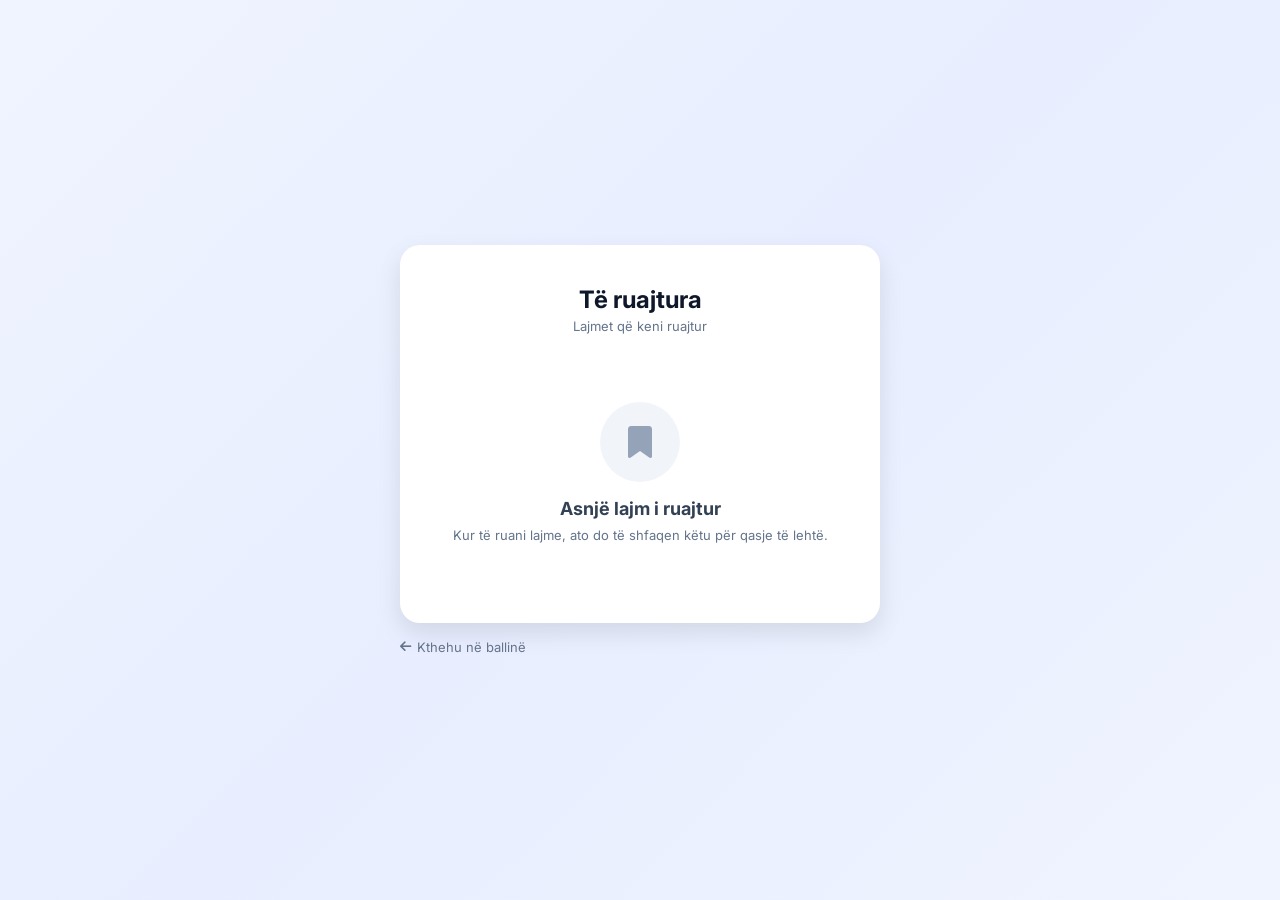
<file: te-ruajtura.html>
<!DOCTYPE html>
<html lang="sq">
<head>
    <meta charset="UTF-8">
    <meta name="viewport" content="width=device-width, initial-scale=1.0">
    <title>Të ruajtura - RoadFix Gjilan</title>
    <link rel="stylesheet" href="https://cdnjs.cloudflare.com/ajax/libs/font-awesome/6.5.1/css/all.min.css">
    <link href="https://fonts.googleapis.com/css2?family=Inter:wght@300;400;500;600;700;800&display=swap" rel="stylesheet">
    <style>
        :root {
            --primary: #1e40af; --gray-50: #f8fafc; --gray-100: #f1f5f9;
            --gray-200: #e2e8f0; --gray-400: #94a3b8; --gray-500: #64748b;
            --gray-600: #475569; --gray-700: #334155; --gray-800: #1e293b;
            --gray-900: #0f172a; --white: #ffffff; --radius-lg: 16px;
            --radius-md: 10px; --shadow-lg: 0 10px 25px rgba(0,0,0,0.1);
            --transition: all 0.3s ease;
        }
        * { margin: 0; padding: 0; box-sizing: border-box; }
        body {
            font-family: 'Inter', sans-serif;
            background: linear-gradient(135deg, #f0f4ff 0%, #e8eeff 50%, #f0f4ff 100%);
            min-height: 100vh; display: flex; align-items: center; justify-content: center;
            padding: 20px;
        }
        .saved-container { width: 100%; max-width: 480px; }
        .saved-card {
            background: var(--white); border-radius: 20px; padding: 40px 32px;
            box-shadow: var(--shadow-lg); animation: slideUp 0.5s ease;
        }
        @keyframes slideUp {
            from { opacity: 0; transform: translateY(30px); }
            to { opacity: 1; transform: translateY(0); }
        }
        .saved-card h2 { font-size: 24px; font-weight: 700; color: var(--gray-900); margin-bottom: 4px; text-align: center; }
        .saved-card .subtitle { font-size: 13px; color: var(--gray-500); margin-bottom: 28px; text-align: center; }
        .empty-state { text-align: center; padding: 40px 20px; }
        .empty-icon {
            width: 80px; height: 80px; background: var(--gray-100);
            border-radius: 50%; display: flex; align-items: center;
            justify-content: center; font-size: 32px; color: var(--gray-400);
            margin: 0 auto 16px;
        }
        .empty-state h3 { font-size: 18px; color: var(--gray-700); margin-bottom: 8px; }
        .empty-state p { font-size: 13px; color: var(--gray-500); }
        .back-link {
            display: inline-flex; align-items: center; gap: 6px;
            color: var(--gray-500); font-size: 13px; text-decoration: none;
            margin-top: 16px; transition: var(--transition);
        }
        .back-link:hover { color: var(--primary); }
    </style>
</head>
<body>
    <div class="saved-container">
        <div class="saved-card">
            <h2> Të ruajtura</h2>
            <p class="subtitle">Lajmet që keni ruajtur</p>
            
            <div class="empty-state">
                <div class="empty-icon"><i class="fas fa-bookmark"></i></div>
                <h3>Asnjë lajm i ruajtur</h3>
                <p>Kur të ruani lajme, ato do të shfaqen këtu për qasje të lehtë.</p>
            </div>
        </div>
        <a href="index.html" class="back-link">
            <i class="fas fa-arrow-left"></i> Kthehu në ballinë
        </a>
    </div>
</body>
</html>
</file>
